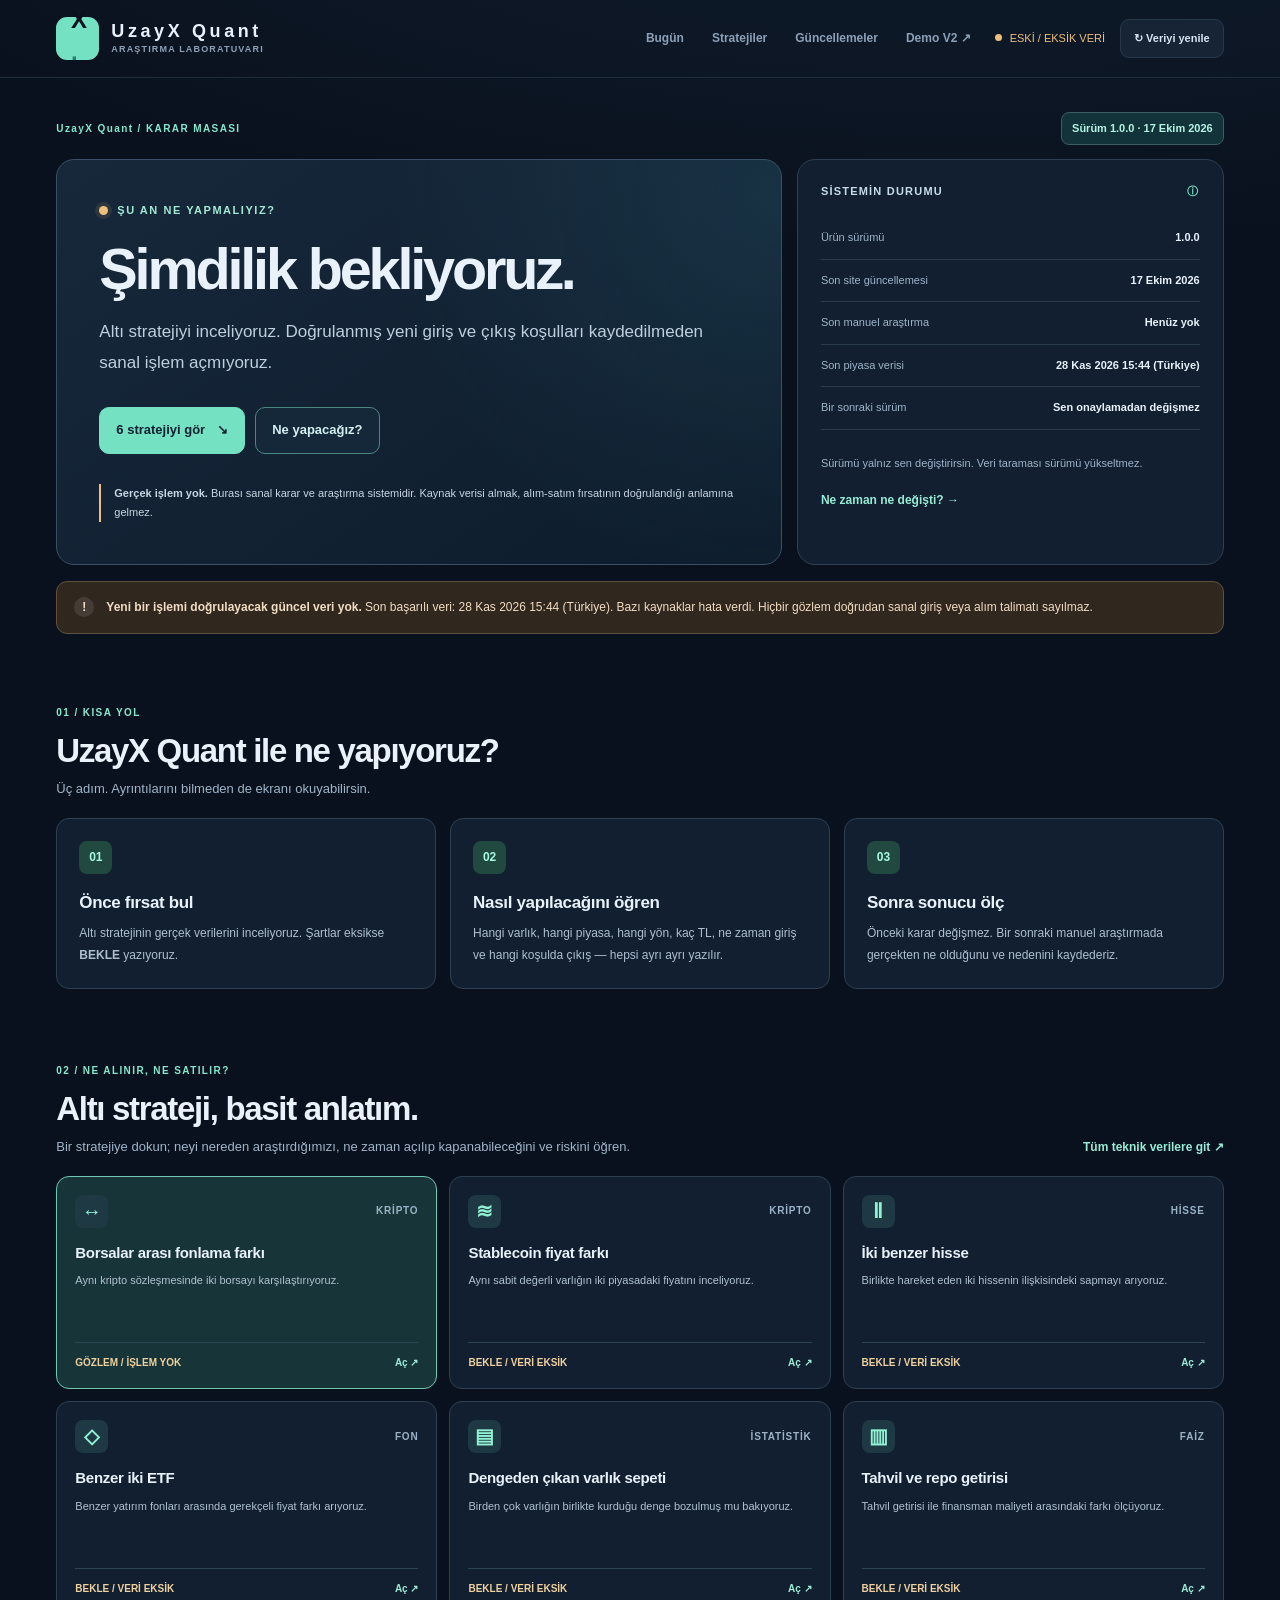
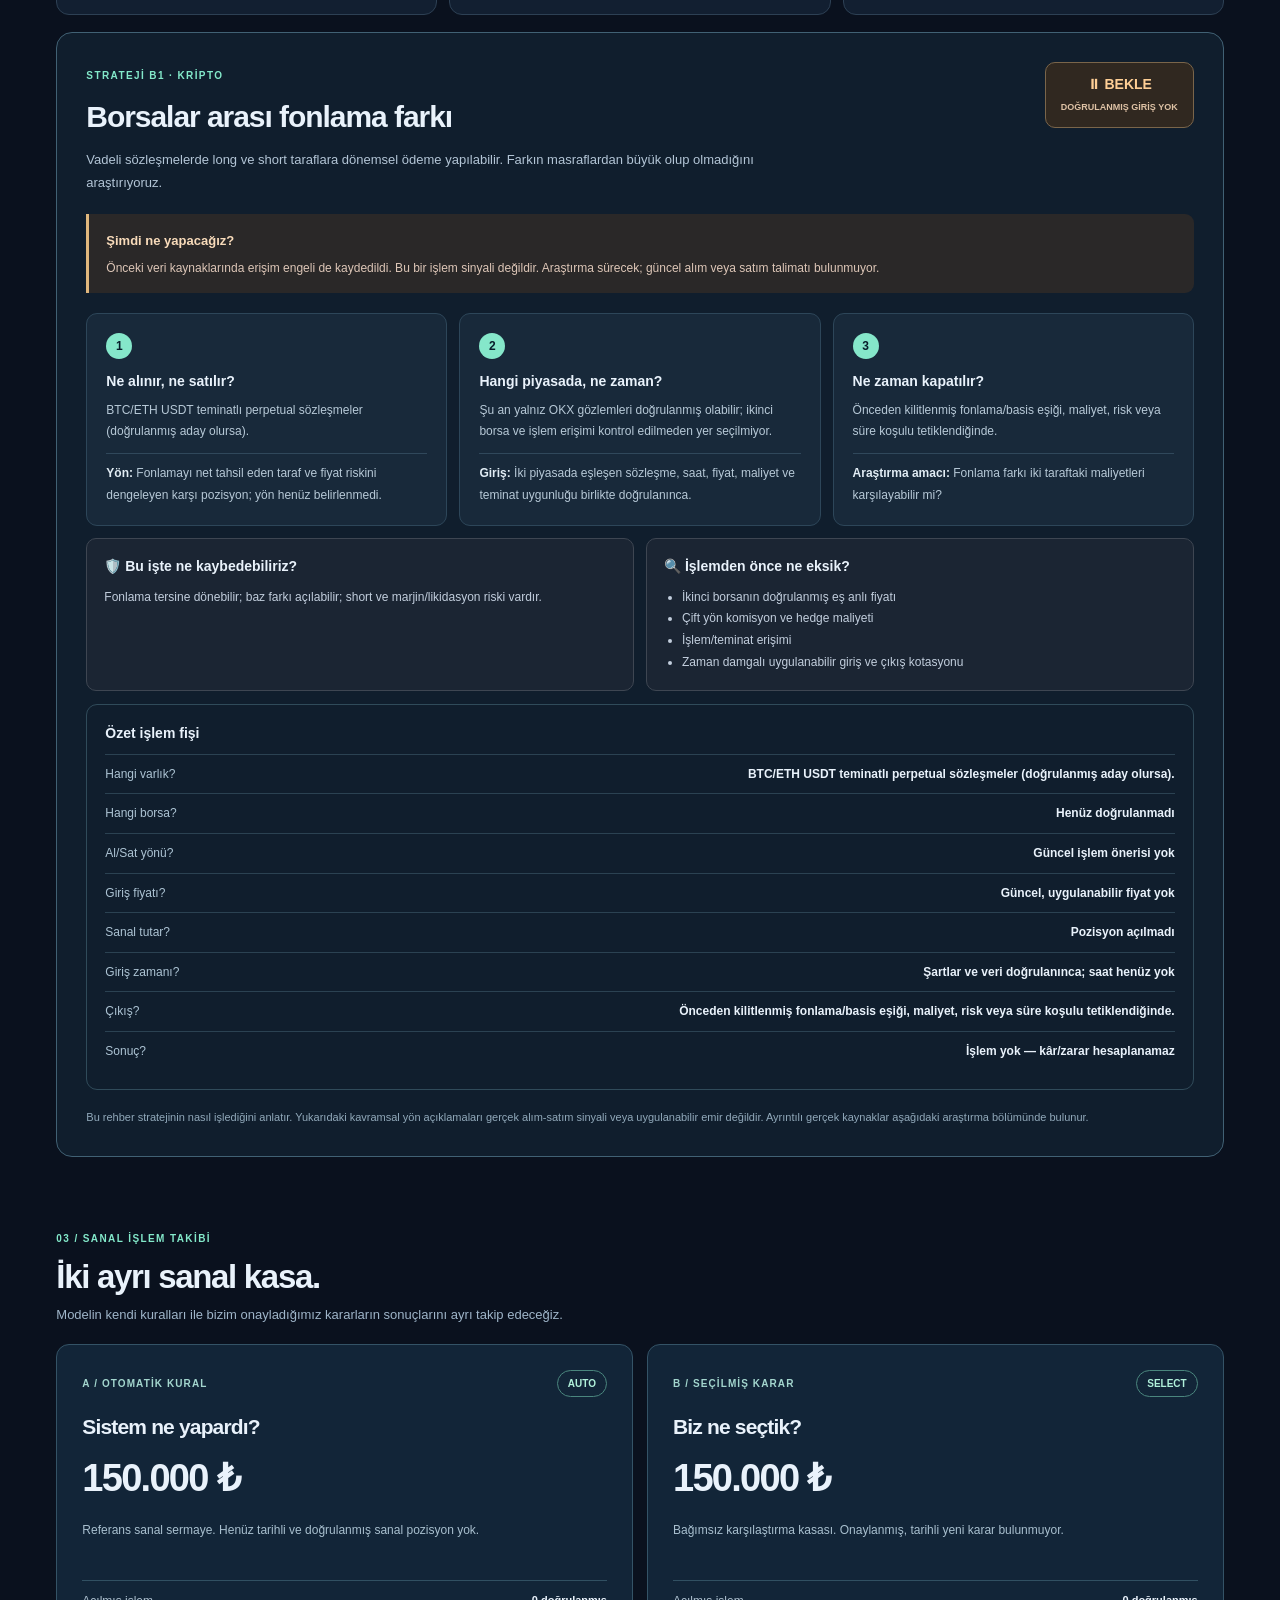
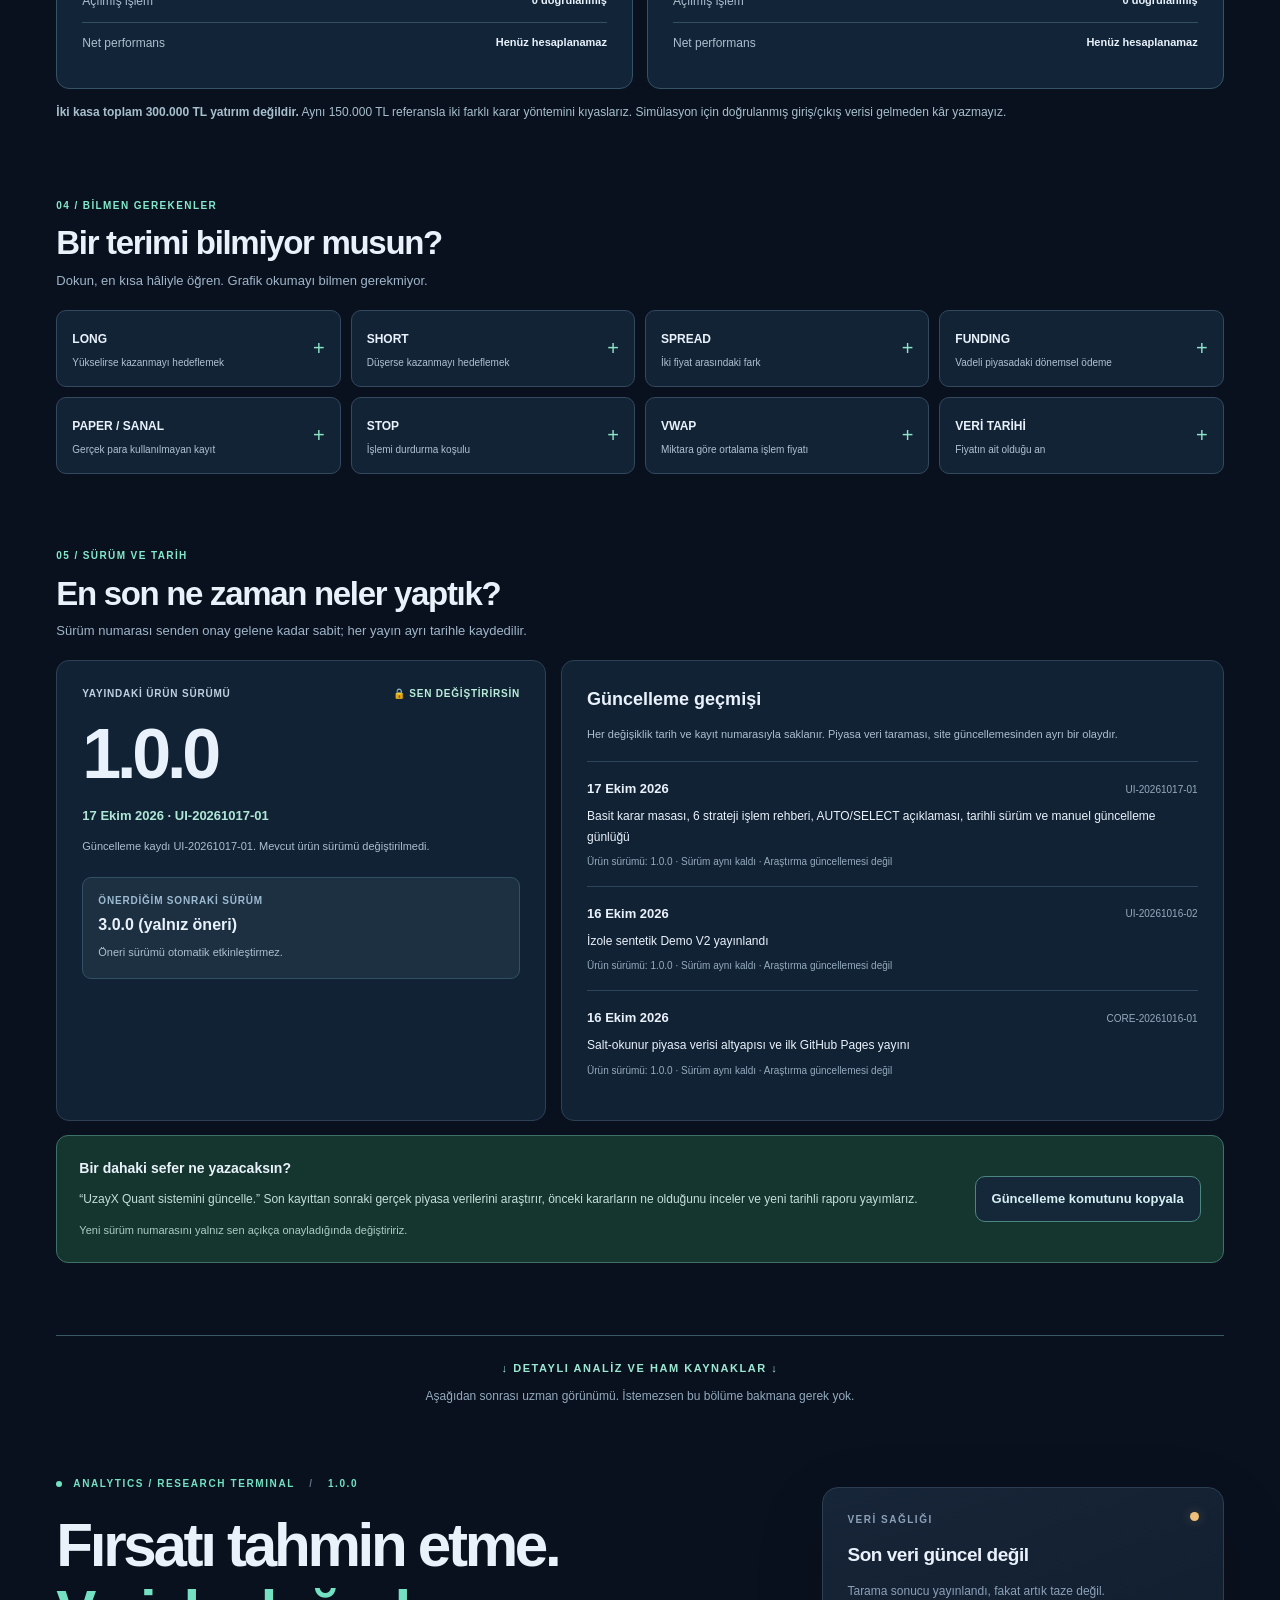
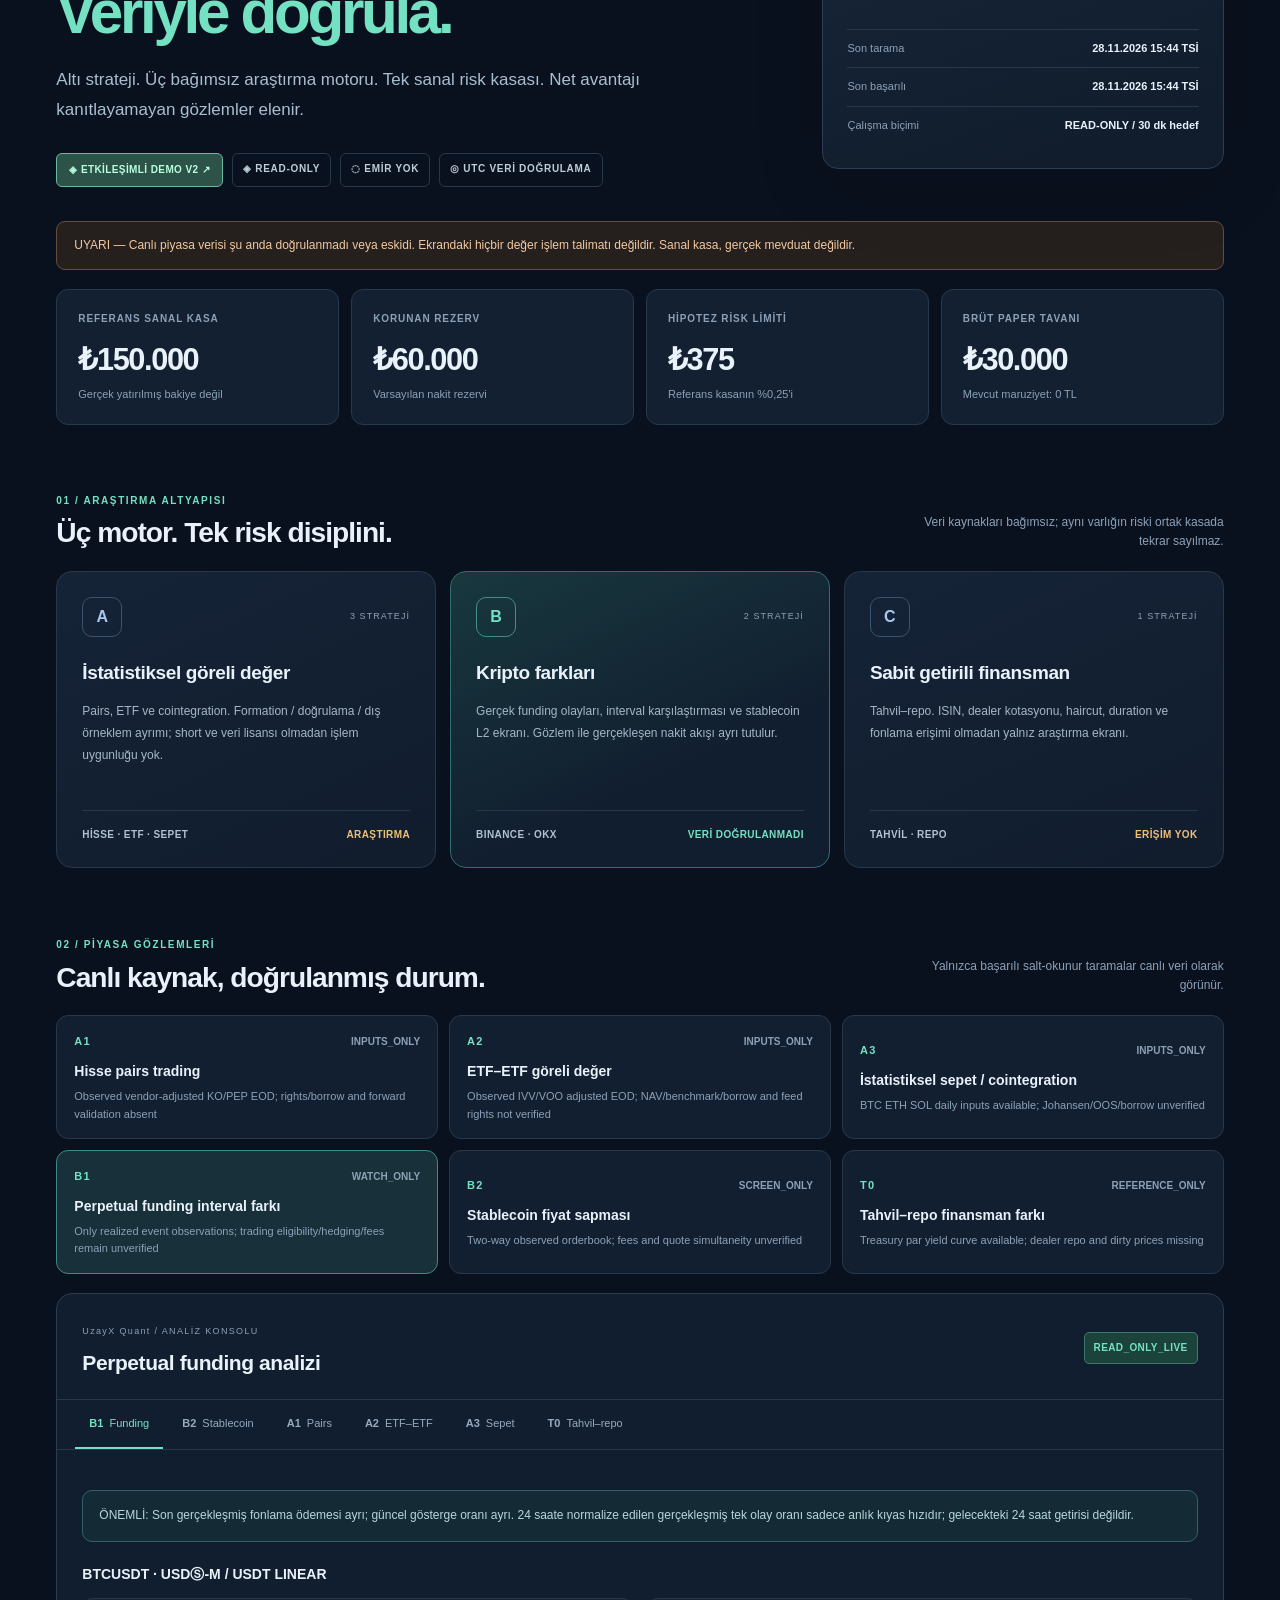
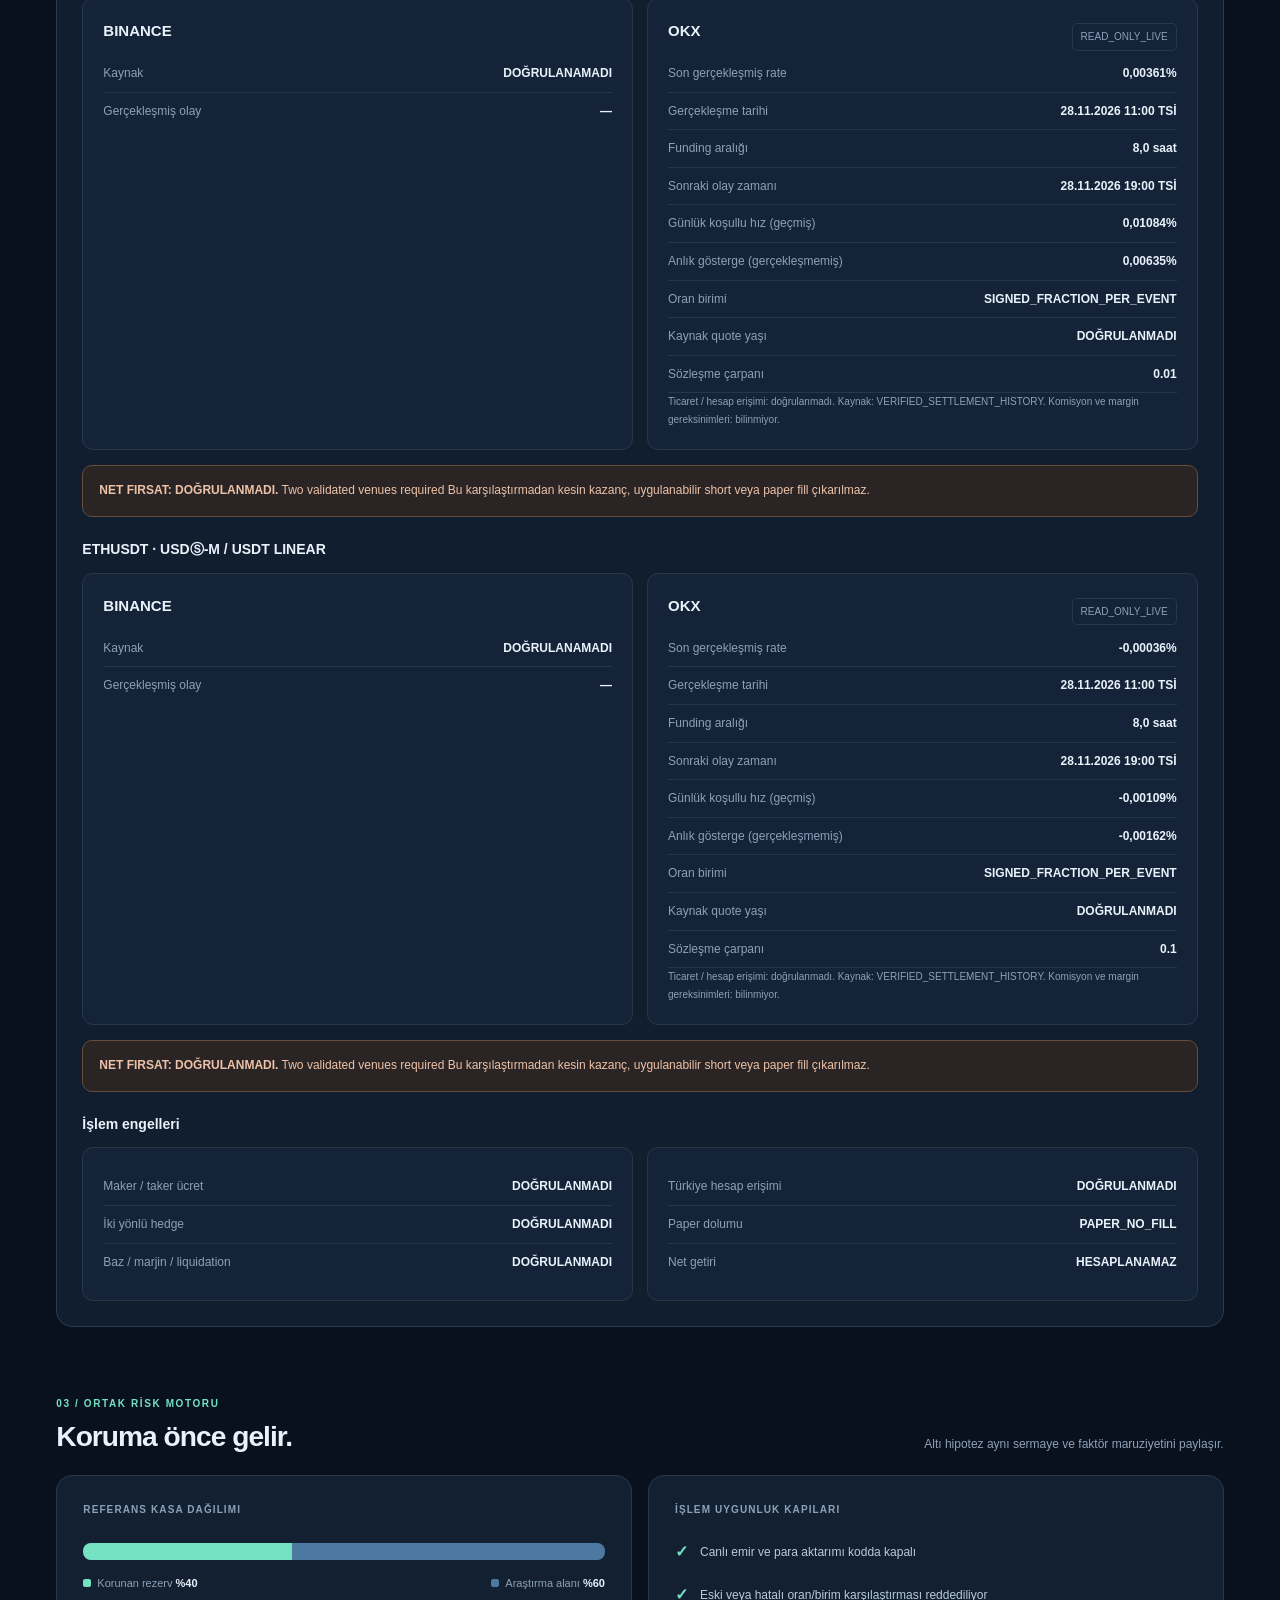
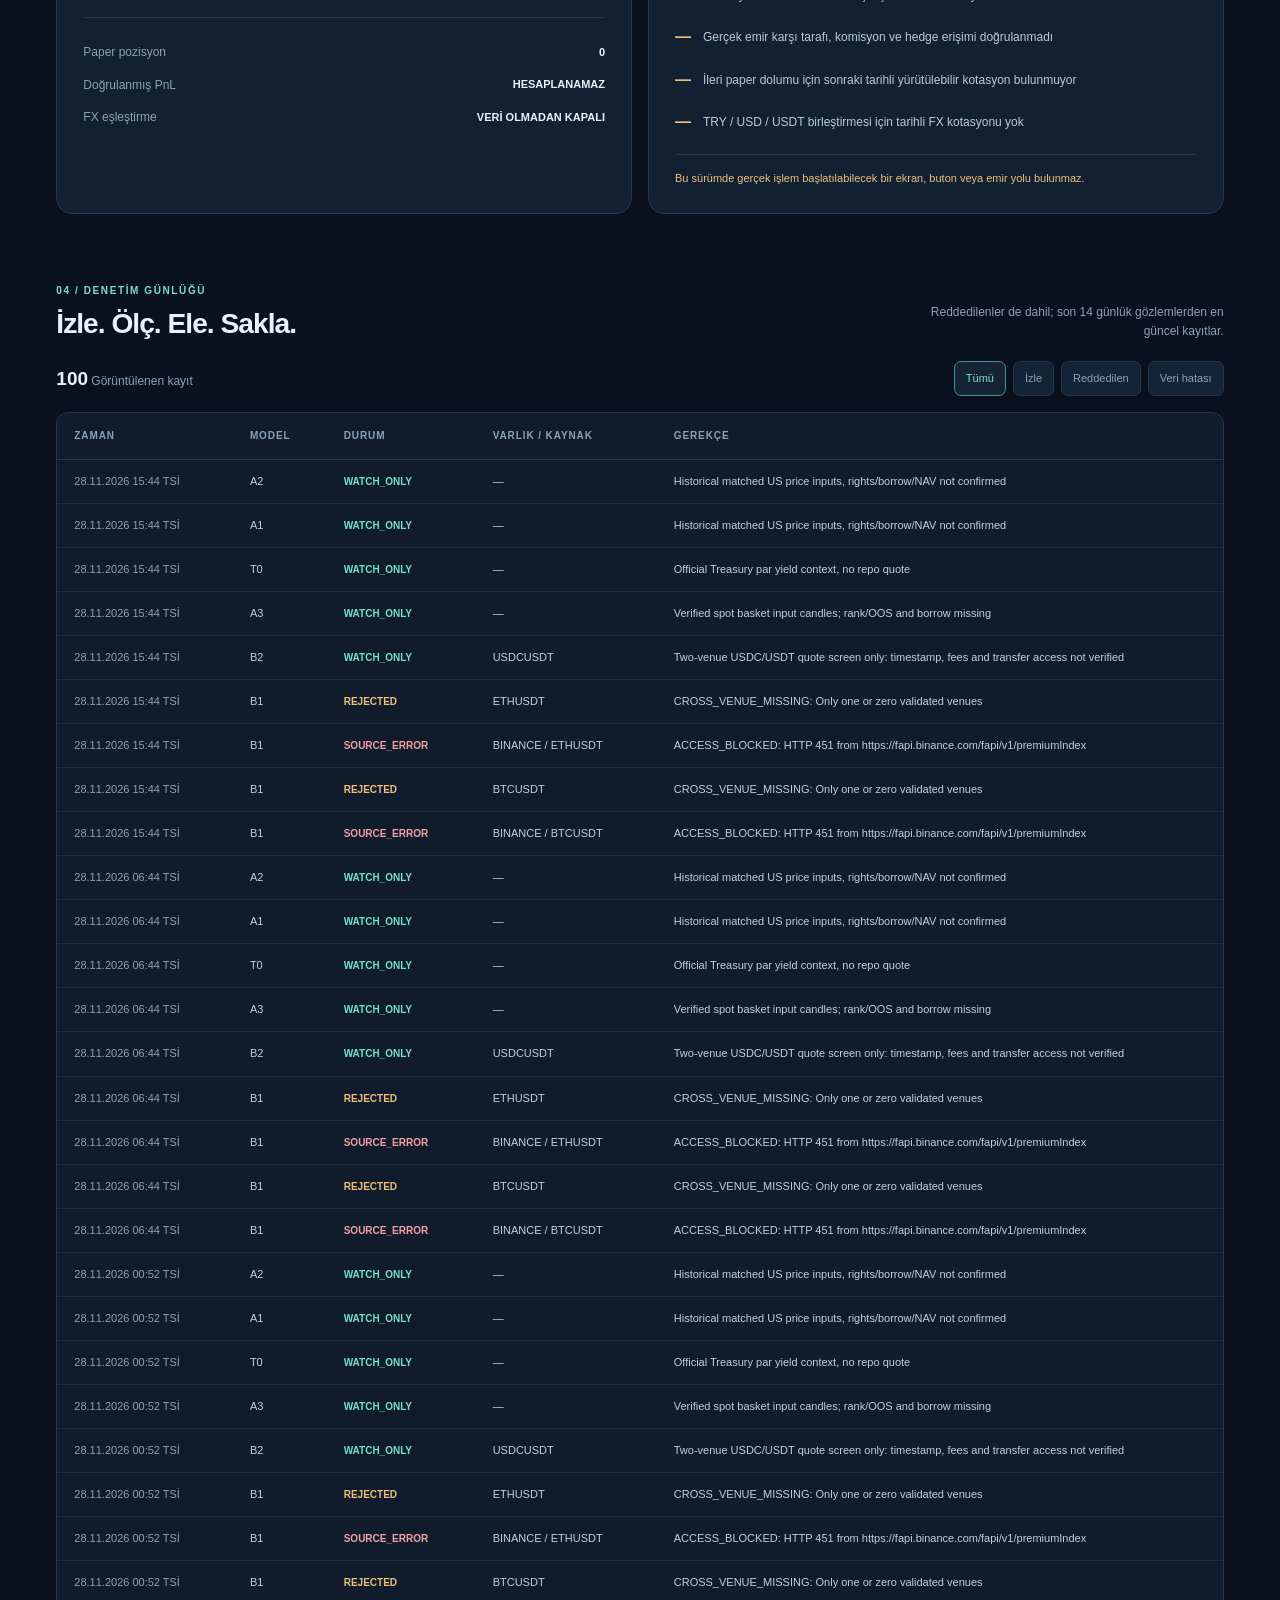
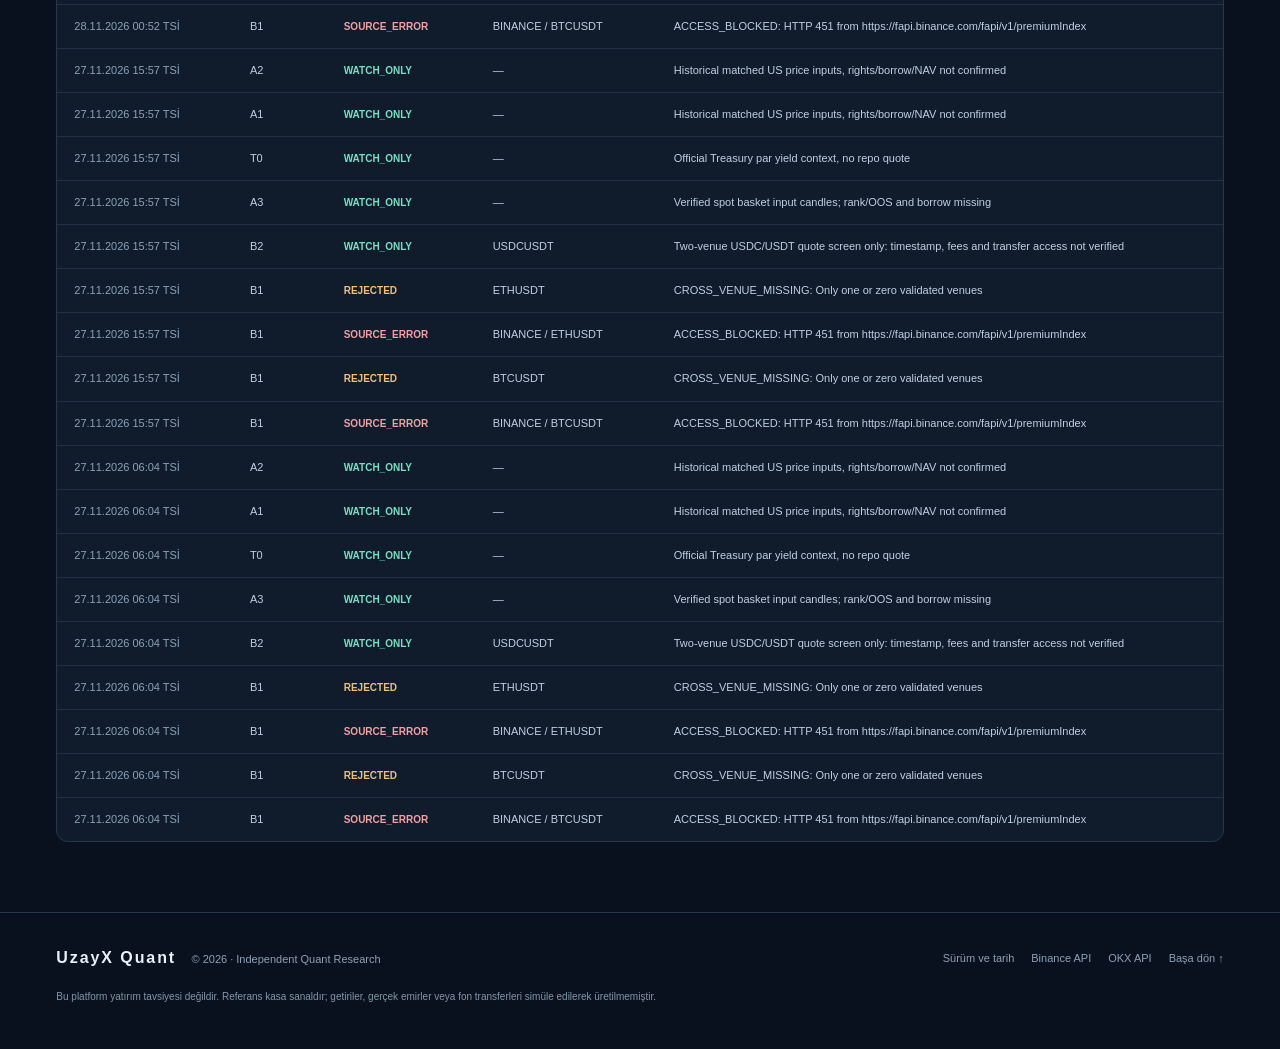
<file: site/index.html>
<!doctype html>
<html lang="tr">
<head>
<meta charset="utf-8"><meta name="viewport" content="width=device-width,initial-scale=1">
<meta name="theme-color" content="#0b1424">
<meta name="color-scheme" content="dark">
<meta name="description" content="UzayX Quant Quant Research Lab — altı strateji, üç bağımsız araştırma motoru, ortak risk ve salt okunur piyasa analizi.">
<title>UzayX Quant — Quant Research Lab</title>
<link rel="stylesheet" href="styles.css">
<script defer src="app.js"></script>
<script defer src="guide.js"></script>
</head>
<body>
<div class="app">
<header class="topbar">
  <div class="brand"><span class="brandmark">X<span>·</span></span><div><strong>UzayX Quant</strong><small>ARAŞTIRMA LABORATUVARI</small></div></div>
  <nav aria-label="Sayfa bölümleri" class="toplinks"><a href="#bugun">Bugün</a><a href="#firsatlar">Stratejiler</a><a href="#surum">Güncellemeler</a><a href="demo/">Demo V2 ↗</a></nav>
  <div class="topend"><span id="top-signal" class="live-dot">Veri bekleniyor</span><button type="button" class="refresh" id="refresh" title="Yayımlanmış son veriyi yeniden yükle">↻ <span>Veriyi yenile</span></button></div>
</header>
<main>
<section id="bugun" class="simple-dashboard" aria-labelledby="simple-title">
 <div class="simple-topline"><span class="simple-eyebrow">UzayX Quant / KARAR MASASI</span><span class="simple-version" id="quick-version">Sürüm: Yükleniyor…</span></div>
 <div class="simple-grid">
  <div class="simple-main-card">
   <div class="simple-now-title"><span class="now-dot" aria-hidden="true"></span> ŞU AN NE YAPMALIYIZ?</div>
   <h1 id="simple-title">Şimdilik bekliyoruz.</h1>
   <p class="simple-lead" id="simple-description">Altı stratejiyi inceliyoruz. Doğrulanmış yeni giriş ve çıkış koşulları kaydedilmeden sanal işlem açmıyoruz.</p>
   <div class="simple-actions"><a class="simple-primary" href="#firsatlar">6 stratejiyi gör <span aria-hidden="true">↘</span></a><a class="simple-secondary" href="#yapilacaklar">Ne yapacağız?</a></div>
   <div class="simple-caution" role="status"><b>Gerçek işlem yok.</b> Burası sanal karar ve araştırma sistemidir. Kaynak verisi almak, alım-satım fırsatının doğrulandığı anlamına gelmez.</div>
  </div>
  <aside class="simple-side-card" aria-label="Güncelleme ve veri bilgisi">
   <div class="side-heading">SİSTEMİN DURUMU <span class="mini-info">ⓘ</span></div>
   <div class="meta-row"><span>Ürün sürümü</span><strong id="system-version">1.0.0</strong></div>
   <div class="meta-row"><span>Son site güncellemesi</span><strong id="site-updated">—</strong></div>
   <div class="meta-row"><span>Son manuel araştırma</span><strong id="research-updated">Henüz yok</strong></div>
   <div class="meta-row"><span>Son piyasa verisi</span><strong id="feed-updated">—</strong></div>
   <div class="meta-row"><span>Bir sonraki sürüm</span><strong id="next-version">Onay bekliyor</strong></div>
   <p class="simple-note">Sürümü yalnız sen değiştirirsin. Veri taraması sürümü yükseltmez.</p>
   <a class="minor-link" href="#surum">Ne zaman ne değişti? →</a>
  </aside>
 </div>
 <div class="simple-alert" id="data-simple-alert" role="status"><span class="alert-icon">i</span><span>Raporun veri kalitesi ve son güncelleme tarihi kontrol ediliyor. Yalnız tarihli, doğrulanmış kararlar işlem listesine girer.</span></div>
</section>
<section class="simple-section" id="yapilacaklar" aria-labelledby="how-title">
 <div class="simple-section-head"><div><span class="simple-index">01 / KISA YOL</span><h2 id="how-title">UzayX Quant ile ne yapıyoruz?</h2><p>Üç adım. Ayrıntılarını bilmeden de ekranı okuyabilirsin.</p></div></div>
 <div class="step-grid">
  <article class="step-card"><span class="step-no">01</span><h3>Önce fırsat bul</h3><p>Altı stratejinin gerçek verilerini inceliyoruz. Şartlar eksikse <b>BEKLE</b> yazıyoruz.</p></article>
  <article class="step-card"><span class="step-no">02</span><h3>Nasıl yapılacağını öğren</h3><p>Hangi varlık, hangi piyasa, hangi yön, kaç TL, ne zaman giriş ve hangi koşulda çıkış — hepsi ayrı ayrı yazılır.</p></article>
  <article class="step-card"><span class="step-no">03</span><h3>Sonra sonucu ölç</h3><p>Önceki karar değişmez. Bir sonraki manuel araştırmada gerçekten ne olduğunu ve nedenini kaydederiz.</p></article>
 </div>
</section>
<section class="simple-section" id="firsatlar" aria-labelledby="op-title">
 <div class="simple-section-head"><div><span class="simple-index">02 / NE ALINIR, NE SATILIR?</span><h2 id="op-title">Altı strateji, basit anlatım.</h2><p>Bir stratejiye dokun; neyi nereden araştırdığımızı, ne zaman açılıp kapanabileceğini ve riskini öğren.</p></div><a class="simple-text-link" href="#arastirma">Tüm teknik verilere git ↗</a></div>
 <div class="guide-grid" id="guide-grid" aria-label="Altı stratejiyi seç"></div>
 <article class="guide-detail" id="guide-detail" aria-live="polite" aria-label="Seçili strateji açıklaması"></article>
</section>
<section class="simple-section" id="portfoyler" aria-labelledby="dual-title">
 <div class="simple-section-head"><div><span class="simple-index">03 / SANAL İŞLEM TAKİBİ</span><h2 id="dual-title">İki ayrı sanal kasa.</h2><p>Modelin kendi kuralları ile bizim onayladığımız kararların sonuçlarını ayrı takip edeceğiz.</p></div></div>
 <div class="dual-grid">
  <article class="dual-card"><div class="dual-header"><span class="dual-kicker">A / OTOMATİK KURAL</span><span class="dual-pill">AUTO</span></div><h3>Sistem ne yapardı?</h3><strong class="dual-money">150.000 ₺</strong><p>Referans sanal sermaye. Henüz tarihli ve doğrulanmış sanal pozisyon yok.</p><div class="dual-line"><span>Açılmış işlem</span><b>0 doğrulanmış</b></div><div class="dual-line"><span>Net performans</span><b>Henüz hesaplanamaz</b></div></article>
  <article class="dual-card"><div class="dual-header"><span class="dual-kicker">B / SEÇİLMİŞ KARAR</span><span class="dual-pill">SELECT</span></div><h3>Biz ne seçtik?</h3><strong class="dual-money">150.000 ₺</strong><p>Bağımsız karşılaştırma kasası. Onaylanmış, tarihli yeni karar bulunmuyor.</p><div class="dual-line"><span>Açılmış işlem</span><b>0 doğrulanmış</b></div><div class="dual-line"><span>Net performans</span><b>Henüz hesaplanamaz</b></div></article>
 </div>
 <p class="simple-footnote"><b>İki kasa toplam 300.000 TL yatırım değildir.</b> Aynı 150.000 TL referansla iki farklı karar yöntemini kıyaslarız. Simülasyon için doğrulanmış giriş/çıkış verisi gelmeden kâr yazmayız.</p>
</section>
<section class="simple-section" aria-labelledby="terms-title">
 <div class="simple-section-head"><div><span class="simple-index">04 / BİLMEN GEREKENLER</span><h2 id="terms-title">Bir terimi bilmiyor musun?</h2><p>Dokun, en kısa hâliyle öğren. Grafik okumayı bilmen gerekmiyor.</p></div></div>
 <div class="glossary" id="glossary"></div>
</section>
<section class="simple-section release-section" id="surum" aria-labelledby="release-title">
 <div class="simple-section-head"><div><span class="simple-index">05 / SÜRÜM VE TARİH</span><h2 id="release-title">En son ne zaman neler yaptık?</h2><p>Sürüm numarası senden onay gelene kadar sabit; her yayın ayrı tarihle kaydedilir.</p></div></div>
 <div class="release-grid">
  <article class="release-current"><div class="release-head"><span>YAYINDAKİ ÜRÜN SÜRÜMÜ</span><span class="lock-label">🔒 SEN DEĞİŞTİRİRSİN</span></div><div id="release-number" class="release-number">1.0.0</div><div id="release-date" class="release-date">17 Ekim 2026 · site güncellemesi</div><p id="release-message">Arayüz sadeleştirildi; ürün sürümü otomatik yükseltilmedi.</p><div class="recommendation"><span>ÖNERDİĞİM SONRAKİ SÜRÜM</span><strong id="release-proposal">Onaylanmadı</strong><p>Öneri sürümü otomatik etkinleştirmez.</p></div></article>
  <article class="release-history"><h3>Güncelleme geçmişi</h3><p class="tiny-simple">Her değişiklik tarih ve kayıt numarasıyla saklanır. Piyasa veri taraması, site güncellemesinden ayrı bir olaydır.</p><ol id="release-list" class="release-list"><li>Güncelleme kayıtları yükleniyor…</li></ol></article>
 </div>
 <div class="manual-command"><div><b>Bir dahaki sefer ne yazacaksın?</b><p>“UzayX Quant sistemini güncelle.” Son kayıttan sonraki gerçek piyasa verilerini araştırır, önceki kararların ne olduğunu inceler ve yeni tarihli raporu yayımlarız.</p><small>Yeni sürüm numarasını yalnız sen açıkça onayladığında değiştiririz.</small></div><button type="button" id="copy-command" class="simple-secondary">Güncelleme komutunu kopyala</button></div>
</section>
<div class="advanced-divider" id="teknik"><span>↓ DETAYLI ANALİZ VE HAM KAYNAKLAR ↓</span><p>Aşağıdan sonrası uzman görünümü. İstemezsen bu bölüme bakmana gerek yok.</p></div>

<section class="hero">
  <div class="hero-left">
   <span class="eyebrow"><span class="micro-dot"></span> ANALYTICS / RESEARCH TERMINAL <span class="slash">/</span> <span id="hero-product-version">1.0.0</span></span>
   <h1>Fırsatı tahmin etme.<br><em>Veriyle doğrula.</em></h1>
   <p class="lead">Altı strateji. Üç bağımsız araştırma motoru. Tek sanal risk kasası. Net avantajı kanıtlayamayan gözlemler elenir.</p>
   <div class="hero-tags"><a href="demo/" class="demo-v2-link" aria-label="Etkileşimli sentetik Demo V2'yi aç">◈ ETKİLEŞİMLİ DEMO V2 ↗</a><span>◈ READ-ONLY</span><span>◌ EMİR YOK</span><span>◎ UTC VERİ DOĞRULAMA</span></div>
  </div>
  <div class="scan-panel" aria-live="polite">
    <div class="scan-header"><span>VERİ SAĞLIĞI</span><span class="scan-orb" id="health-orb"></span></div>
    <div id="health-title" class="health-title">İlk gerçek tarama bekleniyor</div>
    <p id="health-description">Henüz borsa API'sinden doğrulanmış gözlem yayınlanmadı.</p>
    <div class="scan-lines"><span>Son tarama</span><strong id="last-scan">—</strong></div>
    <div class="scan-lines"><span>Son başarılı</span><strong id="last-success">—</strong></div>
    <div class="scan-lines"><span>Çalışma biçimi</span><strong>READ-ONLY / 30 dk hedef</strong></div>
  </div>
</section>
<div id="global-warning" class="notice">Bu sayfa araştırma ve risk değerlendirmesidir. Emir, kesin getiri veya gerçek yatırım hesabı değildir.</div>
<section class="stats" aria-label="Araştırma özeti">
 <article class="stat"><label>REFERANS SANAL KASA</label><strong id="stat-cash">₺150.000</strong><small>Gerçek yatırılmış bakiye değil</small></article>
 <article class="stat"><label>KORUNAN REZERV</label><strong id="stat-reserve">₺60.000</strong><small>Varsayılan nakit rezervi</small></article>
 <article class="stat"><label>HİPOTEZ RİSK LİMİTİ</label><strong id="stat-risk">₺375</strong><small>Referans kasanın %0,25'i</small></article>
 <article class="stat"><label>BRÜT PAPER TAVANI</label><strong id="stat-gross">₺30.000</strong><small>Mevcut maruziyet: 0 TL</small></article>
</section>
<section id="motorlar" class="section">
 <div class="section-head"><div><div class="kicker">01 / ARAŞTIRMA ALTYAPISI</div><h2>Üç motor. Tek risk disiplini.</h2></div><p>Veri kaynakları bağımsız; aynı varlığın riski ortak kasada tekrar sayılmaz.</p></div>
 <div class="engine-grid">
  <article class="engine"><div class="engine-head"><span class="engine-symbol">A</span><span class="engine-badge">3 STRATEJİ</span></div><h3>İstatistiksel göreli değer</h3><p>Pairs, ETF ve cointegration. Formation / doğrulama / dış örneklem ayrımı; short ve veri lisansı olmadan işlem uygunluğu yok.</p><div class="engine-foot"><span>HİSSE · ETF · SEPET</span><b class="muted-status">ARAŞTIRMA</b></div></article>
  <article class="engine accent"><div class="engine-head"><span class="engine-symbol">B</span><span class="engine-badge">2 STRATEJİ</span></div><h3>Kripto farkları</h3><p>Gerçek funding olayları, interval karşılaştırması ve stablecoin L2 ekranı. Gözlem ile gerçekleşen nakit akışı ayrı tutulur.</p><div class="engine-foot"><span>BINANCE · OKX</span><b id="engine-b-status">VERİ BEKLENİYOR</b></div></article>
  <article class="engine"><div class="engine-head"><span class="engine-symbol">C</span><span class="engine-badge">1 STRATEJİ</span></div><h3>Sabit getirili finansman</h3><p>Tahvil–repo. ISIN, dealer kotasyonu, haircut, duration ve fonlama erişimi olmadan yalnız araştırma ekranı.</p><div class="engine-foot"><span>TAHVİL · REPO</span><b class="muted-status">ERİŞİM YOK</b></div></article>
 </div>
</section>
<section id="arastirma" class="section">
 <div class="section-head"><div><div class="kicker">02 / PİYASA GÖZLEMLERİ</div><h2>Canlı kaynak, doğrulanmış durum.</h2></div><p>Yalnızca başarılı salt-okunur taramalar canlı veri olarak görünür.</p></div>
 <div id="strategy-grid" class="strategy-grid" aria-label="Altı strateji"></div>
 <div class="workspace">
  <div class="workspace-header"><div><small>UzayX Quant / ANALİZ KONSOLU</small><h3 id="workspace-title">Funding araştırması</h3></div><div id="workspace-mode" class="mode-label">READ-ONLY</div></div>
  <div class="tabs" role="tablist" aria-label="Analiz modülü">
   <button type="button" role="tab" data-tab="B1" aria-selected="true">B1 <span>Funding</span></button>
   <button type="button" role="tab" data-tab="B2" aria-selected="false">B2 <span>Stablecoin</span></button>
   <button type="button" role="tab" data-tab="A1" aria-selected="false">A1 <span>Pairs</span></button>
   <button type="button" role="tab" data-tab="A2" aria-selected="false">A2 <span>ETF–ETF</span></button>
   <button type="button" role="tab" data-tab="A3" aria-selected="false">A3 <span>Sepet</span></button>
   <button type="button" role="tab" data-tab="T0" aria-selected="false">T0 <span>Tahvil–repo</span></button>
  </div>
  <div id="work-content" role="tabpanel" aria-live="polite"></div>
 </div>
</section>
<section class="section risk-section">
 <div class="section-head"><div><div class="kicker">03 / ORTAK RİSK MOTORU</div><h2>Koruma önce gelir.</h2></div><p>Altı hipotez aynı sermaye ve faktör maruziyetini paylaşır.</p></div>
 <div class="risk-layout">
  <div class="risk-card"><div class="risk-label">REFERANS KASA DAĞILIMI</div><div class="risk-bar"><span id="risk-protected" class="risk-reserve"></span><span class="risk-open"></span></div><div class="legend"><span><i class="legend-dot reserve"></i>Korunan rezerv <b id="legend-reserve">%40</b></span><span><i class="legend-dot open"></i>Araştırma alanı <b id="legend-open">%60</b></span></div><hr><div class="risk-list"><span>Paper pozisyon</span><strong>0</strong></div><div class="risk-list"><span>Doğrulanmış PnL</span><strong>HESAPLANAMAZ</strong></div><div class="risk-list"><span>FX eşleştirme</span><strong>VERİ OLMADAN KAPALI</strong></div></div>
  <div class="gate-card"><div class="risk-label">İŞLEM UYGUNLUK KAPILARI</div><ul><li><span>✓</span><p>Canlı emir ve para aktarımı kodda kapalı</p></li><li><span>✓</span><p>Eski veya hatalı oran/birim karşılaştırması reddediliyor</p></li><li><span>—</span><p>Gerçek emir karşı tarafı, komisyon ve hedge erişimi doğrulanmadı</p></li><li><span>—</span><p>İleri paper dolumu için sonraki tarihli yürütülebilir kotasyon bulunmuyor</p></li><li><span>—</span><p>TRY / USD / USDT birleştirmesi için tarihli FX kotasyonu yok</p></li></ul><div class="gate-note">Bu sürümde gerçek işlem başlatılabilecek bir ekran, buton veya emir yolu bulunmaz.</div></div>
 </div>
</section>
<section class="section" id="kayitlar"><div class="section-head"><div><div class="kicker">04 / DENETİM GÜNLÜĞÜ</div><h2>İzle. Ölç. Ele. Sakla.</h2></div><p>Reddedilenler de dahil; son 14 günlük gözlemlerden en güncel kayıtlar.</p></div>
 <div class="log-meta"><div><strong id="log-total">0</strong><span> Görüntülenen kayıt</span></div><div class="filterbar"><button type="button" class="filter active" data-filter="ALL">Tümü</button><button type="button" class="filter" data-filter="WATCH_ONLY">İzle</button><button type="button" class="filter" data-filter="REJECTED">Reddedilen</button><button type="button" class="filter" data-filter="SOURCE_ERROR">Veri hatası</button></div></div>
 <div class="log-wrap"><table><thead><tr><th>ZAMAN</th><th>MODEL</th><th>DURUM</th><th>VARLIK / KAYNAK</th><th>GEREKÇE</th></tr></thead><tbody id="log-rows"><tr><td colspan="5">İlk gerçek tarama bekleniyor.</td></tr></tbody></table></div>
</section>
</main>
<footer><div class="footer-brand">UzayX Quant <span>© 2026 · Independent Quant Research</span></div><div class="footer-links"><a href="#surum">Sürüm ve tarih</a><a target="_blank" rel="noopener" href="https://developers.binance.com/docs/derivatives/usds-margined-futures/market-data/rest-api/Get-Funding-Rate-History">Binance API</a><a target="_blank" rel="noopener" href="https://www.okx.com/docs-v5/en/">OKX API</a><a href="#motorlar">Başa dön ↑</a></div><p>Bu platform yatırım tavsiyesi değildir. Referans kasa sanaldır; getiriler, gerçek emirler veya fon transferleri simüle edilerek üretilmemiştir.</p></footer>
</div>
<nav class="mobile-nav" aria-label="Mobil hızlı menü"><a href="#bugun">◉<span>Bugün</span></a><a href="#firsatlar">⌕<span>Stratejiler</span></a><a href="#portfoyler">◈<span>Kasalar</span></a><a href="#surum">◷<span>Güncellemeler</span></a></nav>
</body></html>
</file>
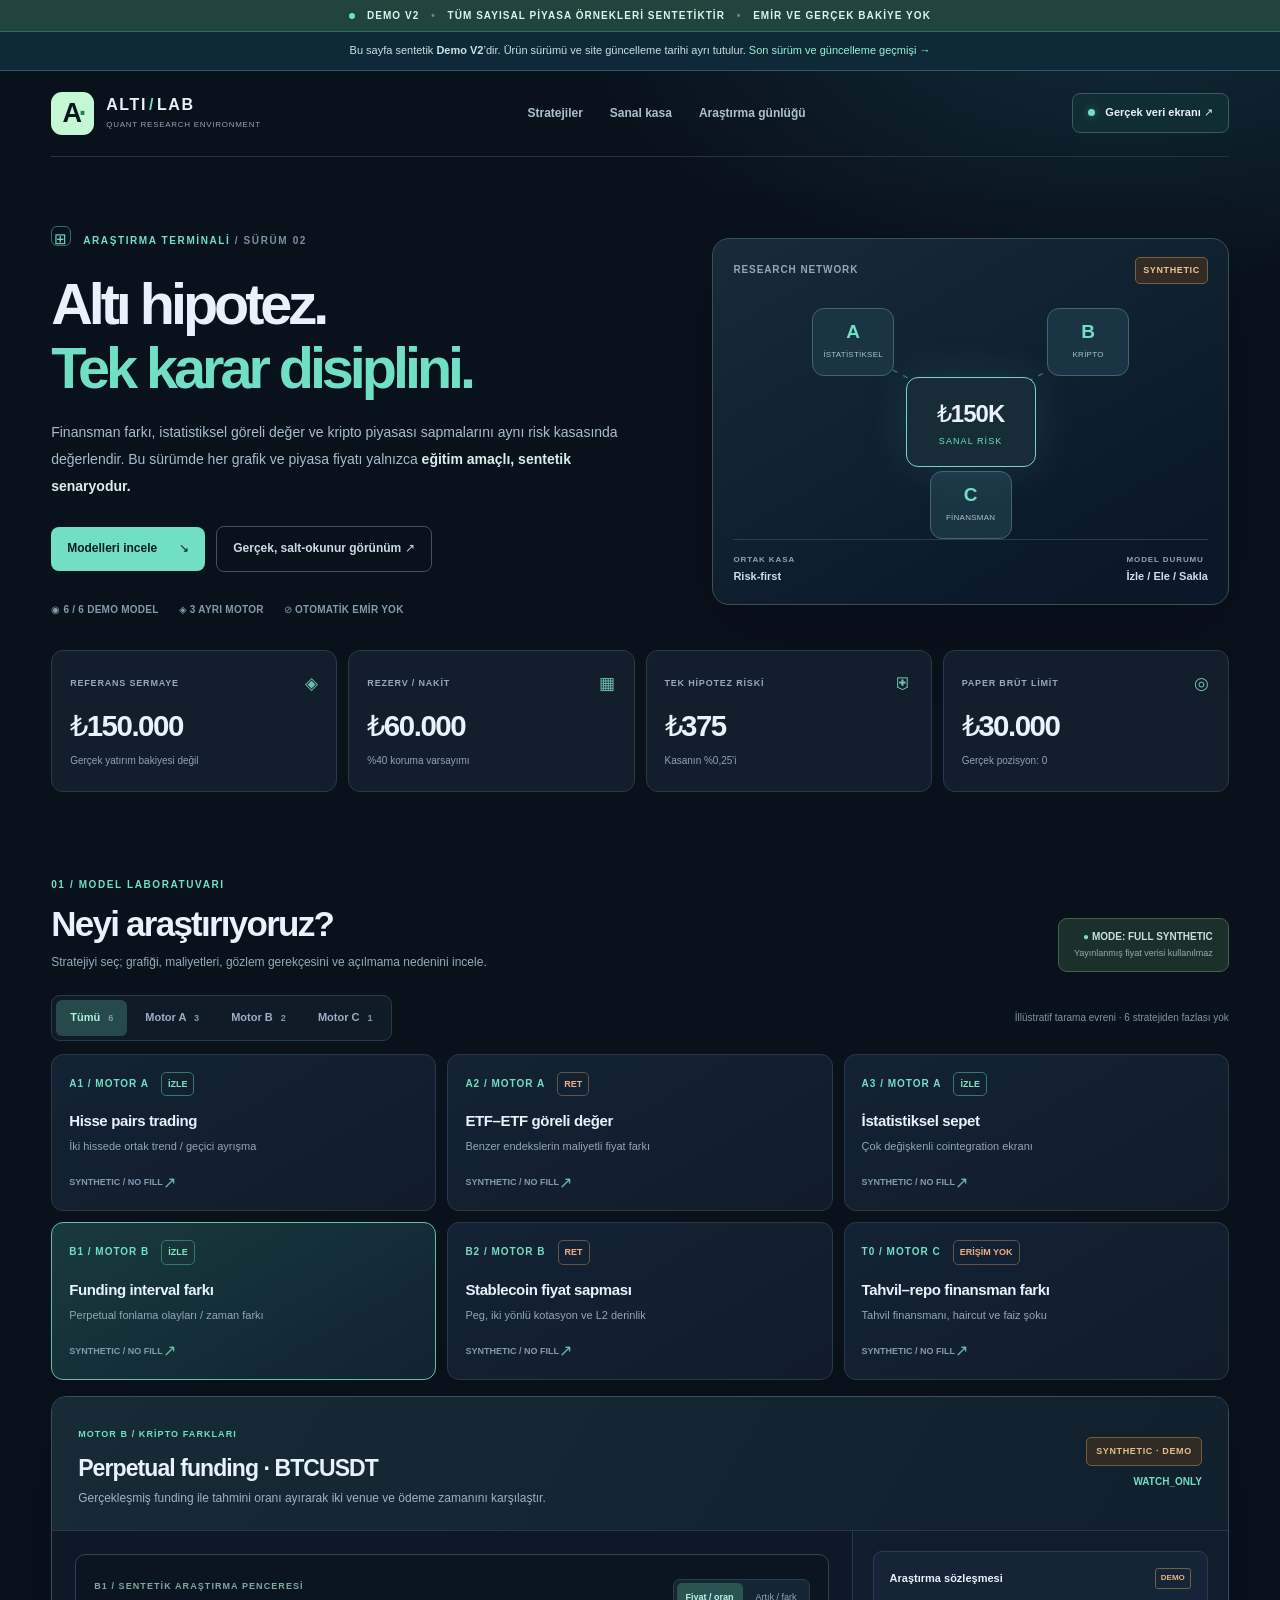
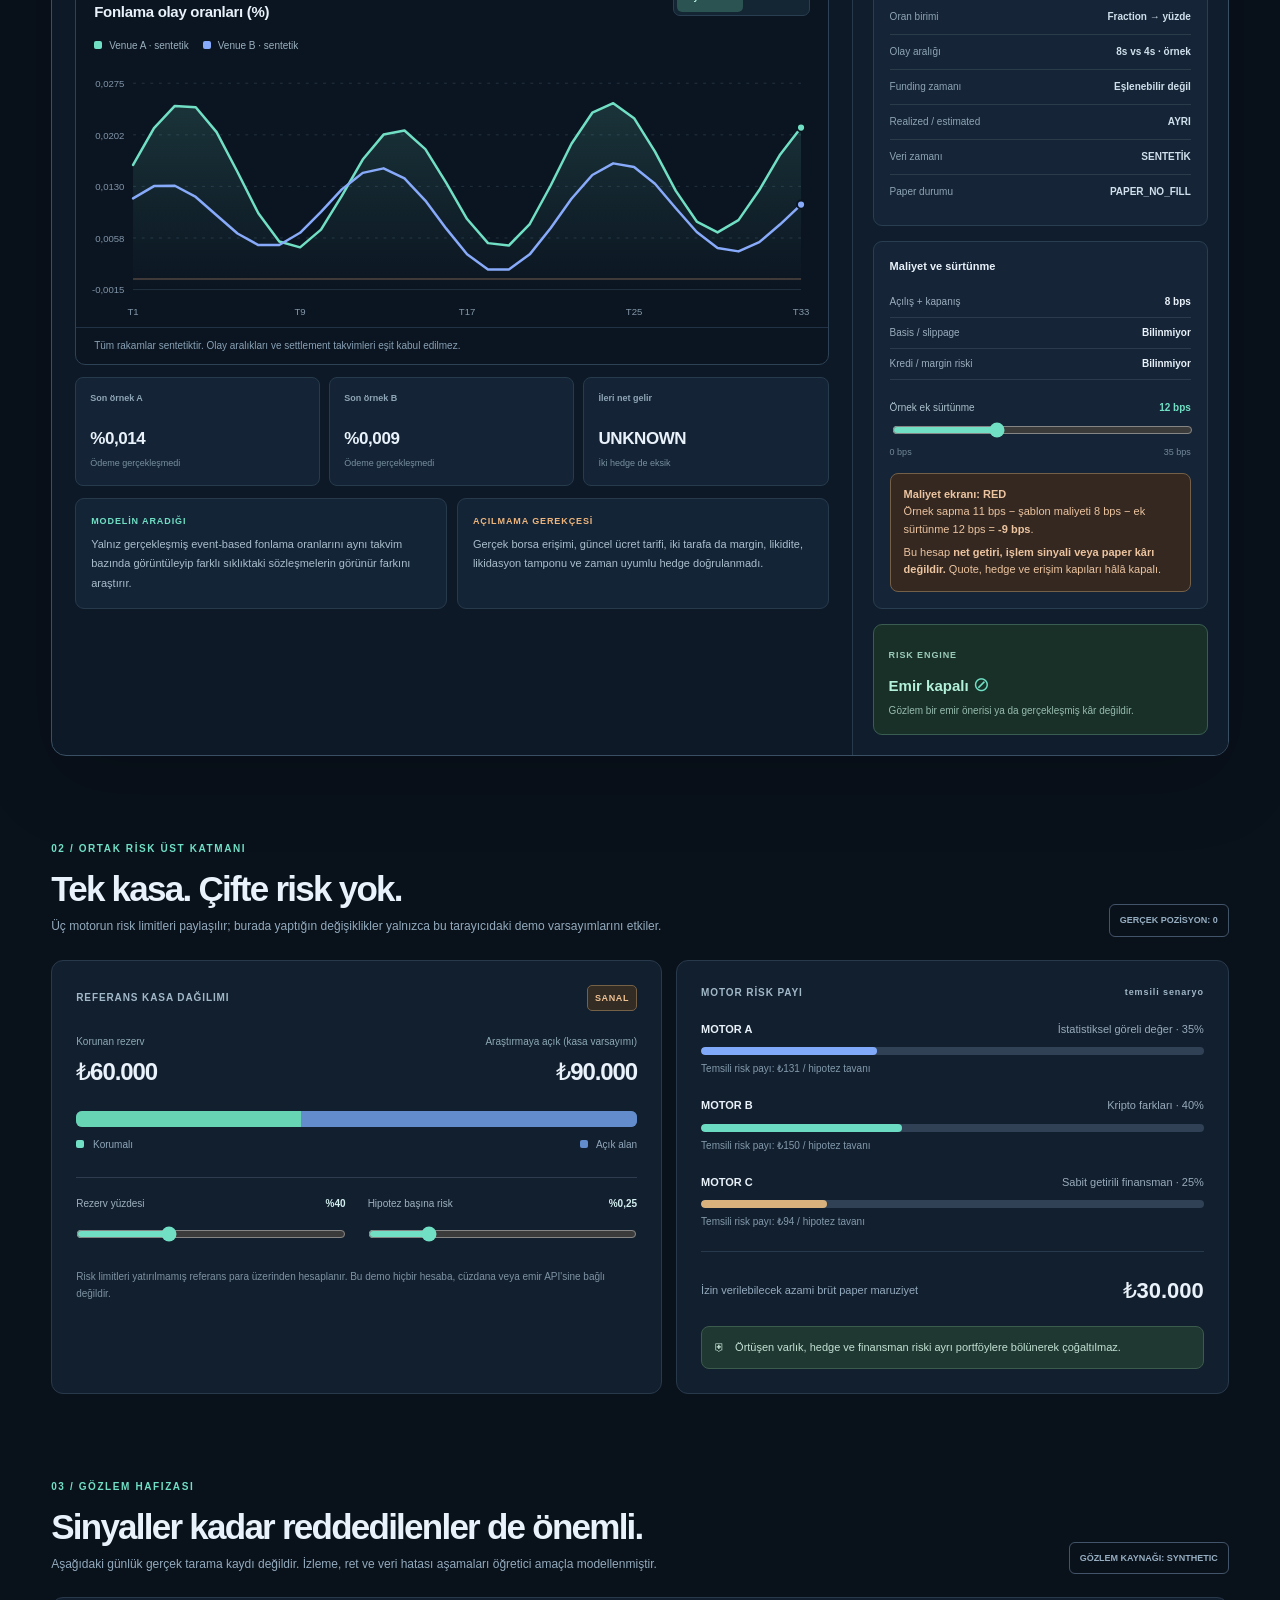
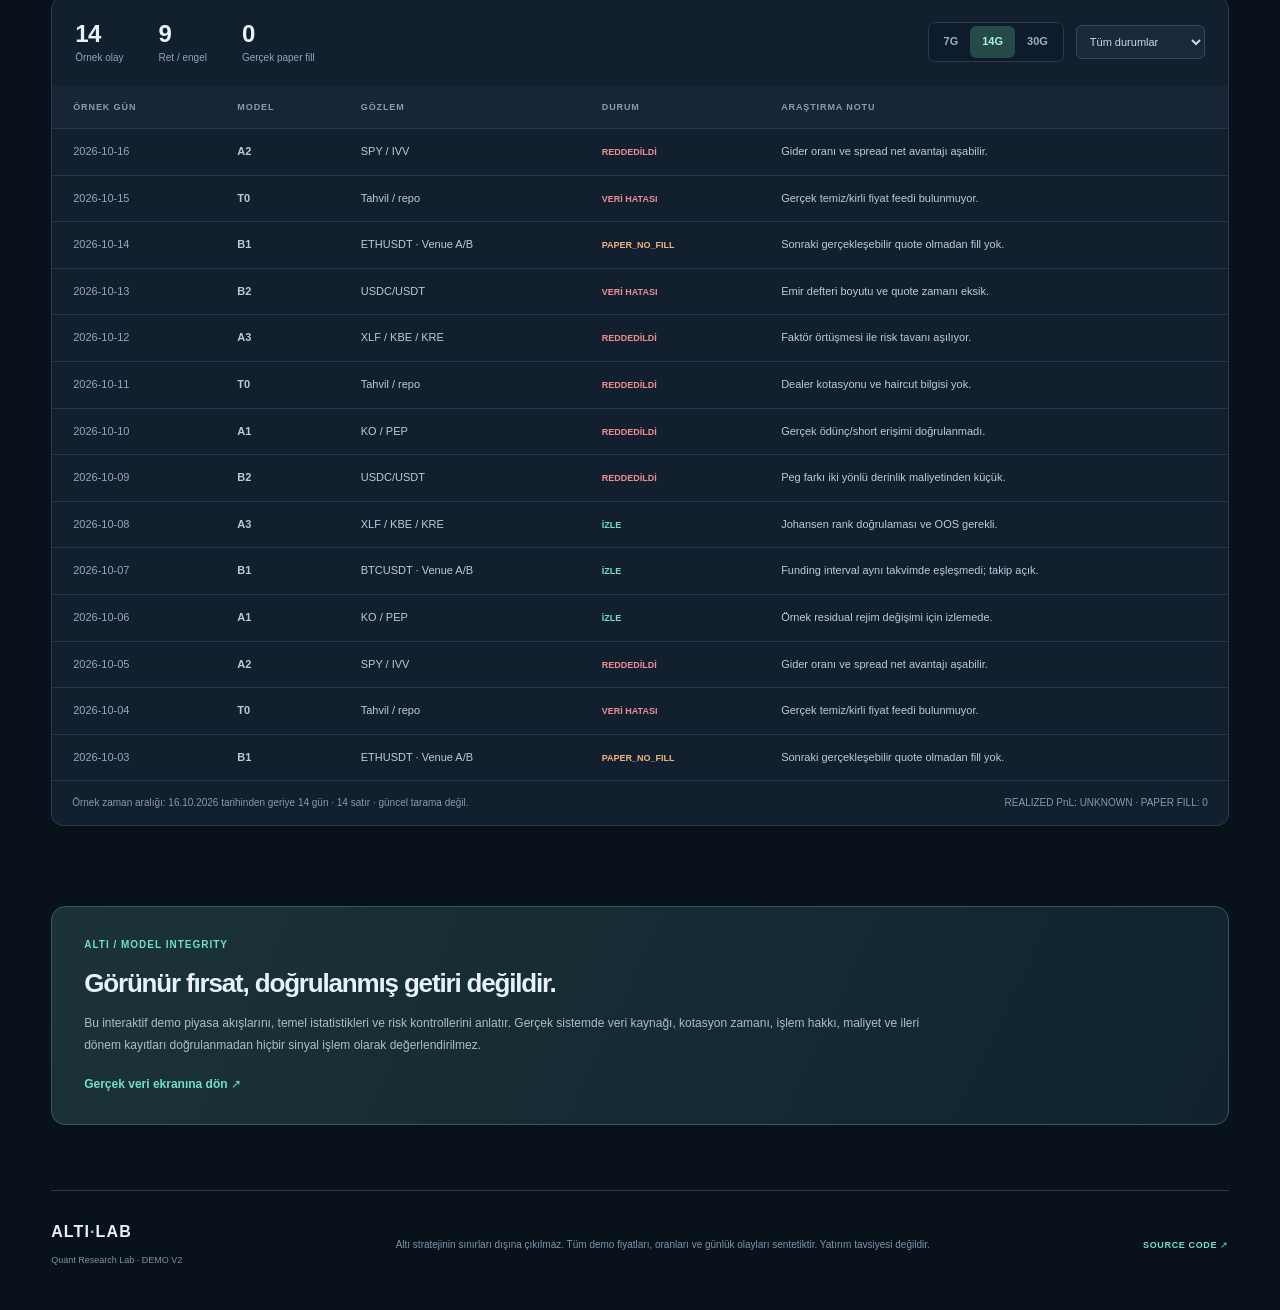
<file: site/demo/index.html>
<!doctype html>
<html lang="tr">
<head>
<meta charset="utf-8">
<meta name="viewport" content="width=device-width, initial-scale=1, viewport-fit=cover">
<meta name="theme-color" content="#08111b">
<meta name="description" content="ALTI Quant Research Lab — altı strateji, üç motor ve sanal risk yönetimi için tamamen sentetik etkileşimli araştırma demosu.">
<title>ALTI LAB — Etkileşimli Demo V2</title>
<link rel="stylesheet" href="demo.css">
<style>.site-release-note{font-size:11px;padding:10px 14px;background:#102938;border-bottom:1px solid #345666;color:#c9e3df;text-align:center}.site-release-note a{color:#9af3d3;text-underline-offset:3px}</style>
<script defer src="demo.js"></script>
</head>
<body>
<div class="demo-ribbon" role="status"><span class="ribbon-light"></span> DEMO V2 <span class="ribbon-dot">•</span> TÜM SAYISAL PİYASA ÖRNEKLERİ SENTETİKTİR <span class="ribbon-dot">•</span> EMİR VE GERÇEK BAKİYE YOK</div>
<div class="site-release-note">Bu sayfa sentetik <b>Demo V2</b>’dir. Ürün sürümü ve site güncelleme tarihi ayrı tutulur. <a href="../#surum">Son sürüm ve güncelleme geçmişi →</a></div>
<div class="shell">
<header class="bar">
  <a class="identity" href="../" aria-label="ALTI canlı araştırma ekranına git"><div class="brandmark">A<span>·</span></div><span><strong>ALTI<span class="trademark">/</span>LAB</strong><small>QUANT RESEARCH ENVIRONMENT</small></span></a>
  <nav class="nav"><a href="#stratejiler">Stratejiler</a><a href="#kasa">Sanal kasa</a><a href="#gunluk">Araştırma günlüğü</a></nav>
  <a class="live-link" href="../"><span class="led"></span> Gerçek veri ekranı <span aria-hidden="true">↗</span></a>
</header>
<main>
  <section class="hero">
    <div class="intro"><div class="eyebrow"><span class="crosshair">⊞</span> ARAŞTIRMA TERMİNALİ <span class="muted">/ SÜRÜM 02</span></div>
      <h1>Altı hipotez.<br><span>Tek karar disiplini.</span></h1>
      <p>Finansman farkı, istatistiksel göreli değer ve kripto piyasası sapmalarını aynı risk kasasında değerlendir. Bu sürümde her grafik ve piyasa fiyatı yalnızca <b>eğitim amaçlı, sentetik senaryodur.</b></p>
      <div class="hero-actions"><a class="primary-btn" href="#stratejiler">Modelleri incele <span>↘</span></a><a class="secondary-btn" href="../">Gerçek, salt-okunur görünüm ↗</a></div>
      <div class="proof"><span>◉ 6 / 6 DEMO MODEL</span><span>◈ 3 AYRI MOTOR</span><span>⊘ OTOMATİK EMİR YOK</span></div>
    </div>
    <div class="hero-visual" aria-label="Üç araştırma motorunun sentetik risk mimarisi">
      <div class="visual-top"><span>RESEARCH NETWORK</span><span class="synthetic-tag">SYNTHETIC</span></div>
      <div class="network"><div class="node node-a"><span>A</span><small>İSTATİSTİKSEL</small></div><div class="node node-b"><span>B</span><small>KRİPTO</small></div><div class="node node-c"><span>C</span><small>FİNANSMAN</small></div><div class="node-centre"><div class="ring1"></div><div class="ring2"></div><strong>₺150K</strong><small>SANAL RİSK</small></div><svg class="network-paths" viewBox="0 0 420 275" preserveAspectRatio="none" aria-hidden="true"><path d="M112 75 L210 137 L308 75"/><path d="M210 137 L210 227"/></svg></div>
      <div class="visual-bottom"><div><small>ORTAK KASA</small><b>Risk-first</b></div><div><small>MODEL DURUMU</small><b>İzle / Ele / Sakla</b></div></div>
    </div>
  </section>
  <section class="metric-row" aria-label="Demo kasa ve risk sınırları">
    <article class="metric"><div class="metric-head"><span>REFERANS SERMAYE</span><span class="mini-icon">◈</span></div><strong id="topCapital">₺150.000</strong><small>Gerçek yatırım bakiyesi değil</small></article>
    <article class="metric"><div class="metric-head"><span>REZERV / NAKİT</span><span class="mini-icon">▦</span></div><strong id="topReserve">₺60.000</strong><small id="reserveDesc">%40 koruma varsayımı</small></article>
    <article class="metric"><div class="metric-head"><span>TEK HİPOTEZ RİSKİ</span><span class="mini-icon">⛨</span></div><strong id="topRisk">₺375</strong><small id="riskDesc">Kasanın %0,25'i</small></article>
    <article class="metric"><div class="metric-head"><span>PAPER BRÜT LİMİT</span><span class="mini-icon">◎</span></div><strong id="topGross">₺30.000</strong><small>Gerçek pozisyon: 0</small></article>
  </section>
  <section id="stratejiler" class="section" aria-labelledby="strategiesHeading">
    <div class="section-heading"><div><span class="section-index">01 / MODEL LABORATUVARI</span><h2 id="strategiesHeading">Neyi araştırıyoruz?</h2><p>Stratejiyi seç; grafiği, maliyetleri, gözlem gerekçesini ve açılmama nedenini incele.</p></div><div class="data-stamp"><span>●</span> MODE: FULL SYNTHETIC<br><small>Yayınlanmış fiyat verisi kullanılmaz</small></div></div>
    <div class="toolbar" role="group" aria-label="Araştırma motoru filtresi"><div class="segmented" id="engineFilters"><button type="button" data-engine="ALL" class="selected" aria-pressed="true">Tümü <small>6</small></button><button type="button" data-engine="A" aria-pressed="false">Motor A <small>3</small></button><button type="button" data-engine="B" aria-pressed="false">Motor B <small>2</small></button><button type="button" data-engine="C" aria-pressed="false">Motor C <small>1</small></button></div><div class="filter-explain">İllüstratif tarama evreni · 6 stratejiden fazlası yok</div></div>
    <div id="strategyCards" class="strategy-cards" role="group" aria-label="Strateji kartları"></div>
    <div class="terminal" id="terminal" aria-live="polite">
      <div class="terminal-top"><div><span class="terminal-eyebrow" id="terminalEngine">MOTOR B / KRİPTO FARKLARI</span><h3 id="terminalTitle">Funding aralığı</h3><p id="terminalBlurb">Olay bazlı fonlama akışları ve eşlenebilirlik.</p></div><div class="status-stack"><span id="terminalTag" class="pill demo">SYNTHETIC · DEMO</span><span id="terminalVerdict" class="verdict">WATCH_ONLY</span></div></div>
      <div class="terminal-body"><div class="analysis-main"><div class="plot-shell"><div class="plot-head"><div><small id="plotEyebrow">MODEL 01 · İLLÜSTRATİF</small><h4 id="plotTitle">Fonlama olayları</h4></div><div class="plot-controls" id="chartTabs" role="group" aria-label="Grafik görünümü"><button type="button" class="selected" data-chart="primary" aria-pressed="true">Fiyat / oran</button><button type="button" data-chart="secondary" aria-pressed="false">Artık / fark</button></div></div><div id="plotLegend" class="plot-legend"></div><div id="chart" class="svg-area"></div><div id="plotNote" class="chart-note">Sentetik senaryo; gerçek tarihsel veri değildir.</div></div><div id="instrumentMetrics" class="mini-metrics"></div><div class="subpanels"><article class="subpanel"><div class="subpanel-label">MODELİN ARADIĞI</div><p id="modelRationale"></p></article><article class="subpanel"><div class="subpanel-label">AÇILMAMA GEREKÇESİ</div><p id="modelBlockers"></p></article></div></div><aside class="analysis-aside"><div class="aside-block"><div class="aside-title">Araştırma sözleşmesi <span class="tag-muted">DEMO</span></div><dl id="detailFields"></dl></div><div class="aside-block"><div class="aside-title">Maliyet ve sürtünme</div><div id="costLines"></div><label class="range-label" for="friction">Örnek ek sürtünme <b id="frictionValue">12 bps</b></label><input id="friction" type="range" min="0" max="35" step="1" value="12"><div class="range-foot"><span>0 bps</span><span>35 bps</span></div><div id="impactBox" class="impact-box"></div></div><div class="aside-bottom"><span>RISK ENGINE</span><b>Emir kapalı <span>⊘</span></b><p>Gözlem bir emir önerisi ya da gerçekleşmiş kâr değildir.</p></div></aside></div>
    </div>
  </section>
  <section id="kasa" class="section"><div class="section-heading"><div><span class="section-index">02 / ORTAK RİSK ÜST KATMANI</span><h2>Tek kasa. Çifte risk yok.</h2><p>Üç motorun risk limitleri paylaşılır; burada yaptığın değişiklikler yalnızca bu tarayıcıdaki demo varsayımlarını etkiler.</p></div><span class="section-capsule">GERÇEK POZİSYON: 0</span></div>
    <div class="portfolio-grid"><div class="card portfolio-main"><div class="card-title"><span>REFERANS KASA DAĞILIMI</span><span class="synthetic-tag">SANAL</span></div><div class="allocation"><div><small>Korunan rezerv</small><strong id="reserveMoney">₺60.000</strong></div><div class="right"><small>Araştırmaya açık (kasa varsayımı)</small><strong id="availableMoney">₺90.000</strong></div></div><div class="allocation-bar"><div id="reserveBar"></div><div id="freeBar"></div></div><div class="bar-labels"><span><i class="dot turquoise"></i> Korumalı</span><span><i class="dot indigo"></i> Açık alan</span></div><div class="risk-controls"><div><label for="reserveSlider">Rezerv yüzdesi <strong id="reservePct">%40</strong></label><input type="range" id="reserveSlider" min="20" max="80" step="5" value="40"></div><div><label for="riskSlider">Hipotez başına risk <strong id="riskPct">%0,25</strong></label><input type="range" id="riskSlider" min="5" max="100" step="5" value="25"></div></div><p class="subtext">Risk limitleri yatırılmamış referans para üzerinden hesaplanır. Bu demo hiçbir hesaba, cüzdana veya emir API'sine bağlı değildir.</p></div>
    <div class="card exposure"><div class="card-title">MOTOR RİSK PAYI <span>temsili senaryo</span></div><div id="engineExposure"></div><div class="divider"></div><div class="allocation-sum"><span>İzin verilebilecek azami brüt paper maruziyet</span><strong id="maxExposure">₺30.000</strong></div><div class="stop-line">⛨ <span>Örtüşen varlık, hedge ve finansman riski ayrı portföylere bölünerek çoğaltılmaz.</span></div></div></div>
  </section>
  <section id="gunluk" class="section"><div class="section-heading"><div><span class="section-index">03 / GÖZLEM HAFIZASI</span><h2>Sinyaller kadar reddedilenler de önemli.</h2><p>Aşağıdaki günlük gerçek tarama kaydı değildir. İzleme, ret ve veri hatası aşamaları öğretici amaçla modellenmiştir.</p></div><span class="section-capsule">GÖZLEM KAYNAĞI: SYNTHETIC</span></div>
    <div class="journal card"><div class="journal-head"><div class="journal-metrics"><div><strong id="journalTotal">0</strong><small>Örnek olay</small></div><div><strong id="journalRejected">0</strong><small>Ret / engel</small></div><div><strong>0</strong><small>Gerçek paper fill</small></div></div><div class="journal-controls"><div class="mini-segment" id="periodFilters" role="group" aria-label="Örnek gözlem dönemi"><button data-period="7" type="button" aria-pressed="false">7G</button><button data-period="14" type="button" aria-pressed="true" class="selected">14G</button><button data-period="30" type="button" aria-pressed="false">30G</button></div><select id="statusFilter" aria-label="Gözlem durumu"><option value="ALL">Tüm durumlar</option><option value="WATCH_ONLY">İzle</option><option value="REJECTED">Reddedilen</option><option value="SOURCE_ERROR">Veri hatası</option><option value="PAPER_NO_FILL">İleri sanal bekliyor</option></select></div></div><div class="table-wrap"><table><thead><tr><th>ÖRNEK GÜN</th><th>MODEL</th><th>GÖZLEM</th><th>DURUM</th><th>ARAŞTIRMA NOTU</th></tr></thead><tbody id="journalBody"></tbody></table></div><div class="journal-footer"><span id="journalCaption"></span><span>REALIZED PnL: UNKNOWN · PAPER FILL: 0</span></div></div>
  </section>
  <section class="endnote"><span>ALTI / MODEL INTEGRITY</span><h2>Görünür fırsat, doğrulanmış getiri değildir.</h2><p>Bu interaktif demo piyasa akışlarını, temel istatistikleri ve risk kontrollerini anlatır. Gerçek sistemde veri kaynağı, kotasyon zamanı, işlem hakkı, maliyet ve ileri dönem kayıtları doğrulanmadan hiçbir sinyal işlem olarak değerlendirilmez.</p><a href="../">Gerçek veri ekranına dön ↗</a></section>
</main>
<footer><div><strong>ALTI<span>·</span>LAB</strong><small>Quant Research Lab · DEMO V2</small></div><p>Altı stratejinin sınırları dışına çıkılmaz. Tüm demo fiyatları, oranları ve günlük olayları sentetiktir. Yatırım tavsiyesi değildir.</p><a href="https://github.com/onurqlp/alti-quant-lab" target="_blank" rel="noopener">SOURCE CODE ↗</a></footer>
</div>
</body>
</html>
</file>
<file: site/styles.css>
:root{color-scheme:dark;--bg:#0a111e;--surface:#111d2d;--surface2:#152337;--stroke:#27384b;--soft:#8ca1b8;--text:#e9f2fb;--mint:#74e1c3;--amber:#edbf7b;--danger:#f0a0a3;--blue:#7daefa;--radius:16px}
*{box-sizing:border-box}html{scroll-behavior:smooth}body{margin:0;background:radial-gradient(1200px 450px at 75% -200px,rgba(65,131,169,.12),transparent),var(--bg);color:var(--text);font-family:Inter,ui-sans-serif,-apple-system,BlinkMacSystemFont,"Segoe UI",sans-serif;line-height:1.55;-webkit-font-smoothing:antialiased}a{color:inherit}button{font:inherit;cursor:pointer}button:focus-visible,a:focus-visible{outline:2px solid var(--mint);outline-offset:3px}.app{max-width:1480px;margin:auto}.topbar{height:78px;display:flex;align-items:center;gap:24px;padding:0 clamp(18px,4.4vw,64px);border-bottom:1px solid #1c2c3d}.brand{display:flex;align-items:center;gap:12px;min-width:192px}.brandmark{display:grid;place-content:center;font-weight:850;font-size:24px;letter-spacing:-.1em;width:43px;height:43px;color:#0a111e;border-radius:11px;background:var(--mint)}.brandmark span{color:#287d78}.brand strong{display:block;font-size:18px;letter-spacing:.2em;line-height:1.25}.brand small{display:block;font-size:9px;color:var(--soft);font-weight:800;letter-spacing:.13em}.toplinks{display:flex;gap:28px;margin-left:auto}.toplinks a{text-decoration:none;font-size:12px;font-weight:650;color:var(--soft)}.toplinks a:hover{color:var(--mint)}.topend{display:flex;gap:15px;align-items:center}.live-dot{font-size:11px;color:var(--amber);white-space:nowrap}.live-dot:before{content:"";display:inline-block;width:7px;height:7px;border-radius:50%;background:currentColor;margin-right:8px;vertical-align:1px}.refresh{border:1px solid var(--stroke);background:#162436;color:#d5e6f2;padding:10px 13px;border-radius:9px;font-size:11px;font-weight:750;white-space:nowrap}.refresh:hover{border-color:var(--mint)}main{padding:0 clamp(18px,4.4vw,64px)}.hero{padding:64px 0 34px;display:grid;grid-template-columns:minmax(0,1.4fr) minmax(310px,.8fr);gap:clamp(24px,5vw,72px);align-items:center}.eyebrow,.kicker{font-size:10px;font-weight:850;letter-spacing:.16em;color:var(--mint)}.slash{color:#5d748b;padding:0 10px}.micro-dot{display:inline-block;width:6px;height:6px;border-radius:50%;background:var(--mint);margin-right:7px}h1{margin:19px 0 18px;font-size:clamp(38px,4.7vw,66px);letter-spacing:-.055em;line-height:1.11;font-weight:760}h1 em{font-style:normal;color:var(--mint)}.lead{max-width:650px;color:#a9bed1;font-size:clamp(14px,1.5vw,17px);line-height:1.8;margin:0}.hero-tags{display:flex;gap:9px;flex-wrap:wrap;margin-top:27px}.hero-tags span{border:1px solid var(--stroke);border-radius:6px;padding:7px 10px;font-size:10px;letter-spacing:.07em;color:#bdcdd9;font-weight:750}.scan-panel{border:1px solid #2b3e52;background:linear-gradient(160deg,#172538,#101c2b);padding:24px;border-radius:var(--radius);box-shadow:0 22px 75px rgba(0,0,0,.11)}.scan-header{font-size:10px;letter-spacing:.15em;color:var(--soft);font-weight:800;display:flex;justify-content:space-between}.scan-orb{width:9px;height:9px;border-radius:50%;background:var(--amber);box-shadow:0 0 12px #edbf7b44}.health-title{font-size:19px;font-weight:750;margin-top:12px;letter-spacing:-.025em}.scan-panel p{font-size:12px;color:var(--soft);min-height:36px;line-height:1.7}.scan-lines{display:flex;align-items:center;justify-content:space-between;gap:10px;padding:10px 0;border-top:1px solid var(--stroke);font-size:11px}.scan-lines span{color:var(--soft)}.scan-lines strong{font-weight:650;font-size:11px;text-align:right}.notice{padding:13px 17px;background:#251f1e;border:1px solid #664d39;color:#f2c99f;border-radius:9px;font-size:12px;line-height:1.8}.stats{display:grid;grid-template-columns:repeat(4,minmax(0,1fr));gap:12px;margin:19px 0 68px}.stat{background:#122031;border:1px solid var(--stroke);border-radius:12px;padding:21px 21px 18px;min-width:0}.stat label{display:block;color:var(--soft);letter-spacing:.09em;font-size:10px;font-weight:750}.stat strong{display:block;font-size:clamp(23px,2.4vw,34px);font-weight:750;letter-spacing:-.045em;margin:12px 0 1px;line-height:1.35;white-space:nowrap}.stat small{font-size:11px;color:var(--soft)}.section{margin-bottom:69px;scroll-margin-top:30px}.section-head{display:flex;justify-content:space-between;gap:20px;align-items:end;margin-bottom:21px}.section-head h2{font-size:clamp(23px,2.2vw,32px);letter-spacing:-.035em;line-height:1.2;margin:8px 0 0}.section-head>p{max-width:320px;font-size:12px;color:var(--soft);margin:0;text-align:right}.engine-grid{display:grid;grid-template-columns:repeat(3,1fr);gap:14px}.engine{border:1px solid var(--stroke);border-radius:var(--radius);background:linear-gradient(155deg,#152337,#111d2d);padding:25px;min-width:0}.engine.accent{border-color:#326c70;background:linear-gradient(155deg,#18383e,#111e2f 65%)}.engine-head{display:flex;justify-content:space-between;align-items:center}.engine-symbol{width:40px;height:40px;display:grid;place-items:center;border-radius:10px;border:1px solid #3a536c;color:#a8c7ee;font-weight:800}.accent .engine-symbol{color:var(--mint);border-color:#438f87}.engine-badge{font-size:9px;letter-spacing:.12em;color:var(--soft)}.engine h3{margin:21px 0 10px;font-size:19px;letter-spacing:-.02em}.engine p{font-size:12px;line-height:1.85;min-height:86px;color:#a5b7c7}.engine-foot{border-top:1px solid var(--stroke);display:flex;justify-content:space-between;gap:8px;align-items:center;margin-top:24px;padding-top:16px;font-size:10px;color:#b0c1d2;font-weight:750;letter-spacing:.04em}.engine-foot b{color:var(--mint);font-size:10px;text-align:right}.engine-foot .muted-status{color:var(--amber)}.strategy-grid{display:grid;grid-template-columns:repeat(3,1fr);gap:11px;margin:4px 0 19px}.strategy{background:#121f30;border:1px solid var(--stroke);border-radius:12px;padding:17px 17px 15px;min-width:0;cursor:pointer;transition:border-color .16s,background .16s;text-align:left;color:inherit}.strategy:hover,.strategy.active{border-color:#3b8b86;background:#17303a}.strategy-top{display:flex;align-items:center;justify-content:space-between;gap:12px}.sid{font-size:11px;font-weight:850;color:var(--mint);letter-spacing:.12em}.sstate{color:var(--soft);font-size:10px;font-weight:800;white-space:nowrap}.strategy strong{display:block;margin:12px 0 6px;font-size:14px;line-height:1.4}.strategy p{font-size:11px;color:var(--soft);margin:0;line-height:1.6}.workspace{background:#111e2f;border:1px solid #2a3c50;border-radius:var(--radius);overflow:hidden}.workspace-header{padding:23px 25px 20px;display:flex;justify-content:space-between;align-items:center;gap:12px}.workspace-header small{font-size:9px;letter-spacing:.15em;color:var(--soft)}.workspace-header h3{margin:5px 0 0;font-size:21px;letter-spacing:-.02em}.mode-label{border:1px solid #3d776e;background:#1c423c;color:var(--mint);border-radius:5px;padding:7px 9px;font-size:10px;white-space:nowrap;font-weight:850;letter-spacing:.04em}.tabs{display:flex;gap:5px;padding:0 18px;border-top:1px solid var(--stroke);border-bottom:1px solid var(--stroke);overflow-x:auto;scrollbar-width:thin}.tabs button{padding:15px 14px;background:none;border:0;border-bottom:2px solid transparent;color:#96aabf;font-size:11px;font-weight:800;white-space:nowrap}.tabs button span{font-weight:500;margin-left:3px}.tabs button[aria-selected="true"]{color:var(--mint);border-bottom-color:var(--mint)}#work-content{padding:25px;min-height:290px}.subheading{color:var(--soft);font-size:10px;font-weight:800;letter-spacing:.12em;margin:0 0 11px}.row-of-two{display:grid;grid-template-columns:repeat(2,minmax(0,1fr));gap:14px}.data-card{background:#142337;border:1px solid var(--stroke);border-radius:11px;padding:20px;min-width:0}.data-card h4{font-size:15px;margin:0 0 13px}.kv{display:flex;justify-content:space-between;align-items:center;gap:12px;padding:9px 0;border-bottom:1px solid #27374a;font-size:12px}.kv span{color:var(--soft)}.kv strong{font-variant-numeric:tabular-nums;text-align:right;font-size:12px}.kv:last-child{border:0}.positive{color:var(--mint)}.negative{color:var(--danger)}.dim{color:var(--soft)}.tiny{font-size:10px;color:var(--soft);line-height:1.8}.info-panel{margin-top:15px;background:#142b36;border:1px solid #32616a;color:#b8d6db;border-radius:10px;padding:14px 16px;font-size:12px;line-height:1.8}.info-panel.warn{background:#2a2524;border-color:#694c39;color:#edc2a8}.inline-status{font-size:10px;border:1px solid var(--stroke);border-radius:5px;padding:5px 8px;color:var(--soft);white-space:nowrap}.chart-wrap{background:#0d1928;border:1px solid #26394c;border-radius:9px;margin-top:12px;padding:17px 13px 10px;overflow:hidden}.chart-head{display:flex;justify-content:space-between;gap:10px;align-items:center;flex-wrap:wrap;font-size:11px;color:var(--soft);margin-bottom:11px}.chart-head b{color:var(--text)}.chart-wrap svg{width:100%;height:165px;display:block}.chart-foot{display:flex;justify-content:space-between;font-size:10px;color:var(--soft)}.section-mini{font-size:14px;margin:22px 0 12px}.source-tag{display:inline-block;border:1px solid var(--stroke);padding:6px 8px;border-radius:5px;font-size:10px;color:var(--soft);margin:4px 4px 0 0}.empty-state{text-align:center;min-height:230px;display:grid;place-content:center;padding:35px;border:1px dashed #3b5066;border-radius:12px}.empty-state .symbol{font-size:29px;color:var(--amber)}.empty-state h4{margin:10px 0;font-size:19px}.empty-state p{max-width:630px;margin:0 auto 7px;font-size:12px;color:var(--soft);line-height:1.9}.risk-layout{display:grid;grid-template-columns:1fr 1fr;gap:16px}.risk-card,.gate-card{padding:26px;border:1px solid var(--stroke);background:#122032;border-radius:var(--radius)}.risk-label{font-size:10px;color:var(--soft);font-weight:850;letter-spacing:.11em}.risk-bar{display:flex;height:17px;border-radius:8px;overflow:hidden;margin:26px 0 15px;background:#33445b}.risk-reserve{width:40%;background:var(--mint)}.risk-open{width:60%;background:#4d789f}.legend{display:flex;justify-content:space-between;gap:10px;flex-wrap:wrap;font-size:11px;color:var(--soft)}.legend b{color:var(--text)}.legend-dot{display:inline-block;width:8px;height:8px;border-radius:2px;margin-right:6px}.reserve{background:var(--mint)}.open{background:#4d789f}hr{border:0;border-top:1px solid var(--stroke);margin:25px 0}.risk-list{display:flex;justify-content:space-between;align-items:center;gap:13px;font-size:12px;margin:14px 0}.risk-list span{color:var(--soft)}.risk-list strong{font-size:11px;text-align:right}.gate-card ul{list-style:none;margin:14px 0 0;padding:0}.gate-card li{display:flex;gap:12px;align-items:flex-start}.gate-card li span{color:var(--mint);font-weight:800;margin-top:9px}.gate-card li p{font-size:12px;color:#b8cadb}.gate-card li:nth-child(n+3) span{color:var(--amber)}.gate-note{color:var(--amber);font-size:11px;border-top:1px solid var(--stroke);padding-top:15px;margin-top:10px}.log-meta{display:flex;align-items:center;justify-content:space-between;gap:12px;flex-wrap:wrap;padding-bottom:16px}.log-meta strong{font-size:19px}.log-meta span{color:var(--soft);font-size:12px}.filterbar{display:flex;gap:7px;overflow-x:auto}.filter{padding:8px 11px;background:#142336;border:1px solid var(--stroke);color:var(--soft);font-size:11px;border-radius:7px;white-space:nowrap}.filter.active{border-color:#469286;color:var(--mint)}.log-wrap{overflow:auto;background:#101c2c;border:1px solid var(--stroke);border-radius:12px}table{border-collapse:collapse;width:100%;min-width:660px;text-align:left;font-size:11px}th{font-size:10px;letter-spacing:.09em;color:var(--soft);font-weight:750;padding:15px 17px;border-bottom:1px solid var(--stroke);white-space:nowrap}td{border-top:1px solid #203144;padding:13px 17px;vertical-align:top;color:#c0cfdf}td:first-child{white-space:nowrap;color:var(--soft)}td:last-child{max-width:450px;overflow-wrap:anywhere}.event-status{font-size:10px;font-weight:800;color:var(--amber)}.event-status.watching{color:var(--mint)}.event-status.error{color:var(--danger)}footer{border-top:1px solid var(--stroke);margin-top:70px;padding:33px clamp(18px,4.4vw,64px) 45px;display:flex;justify-content:space-between;align-items:center;gap:18px;flex-wrap:wrap}.footer-brand{font-size:16px;font-weight:800;letter-spacing:.12em}.footer-brand span{margin-left:9px;color:var(--soft);font-weight:450;font-size:11px;letter-spacing:0}.footer-links{display:flex;gap:17px;font-size:11px;color:var(--soft)}.footer-links a{text-decoration:none}.footer-links a:hover{color:var(--mint)}footer p{width:100%;color:#8297aa;font-size:10px;margin:0}.spacer12{height:12px}
@media(max-width:1100px){.stats{grid-template-columns:repeat(2,1fr)}.strategy-grid{grid-template-columns:repeat(2,1fr)}.toplinks{display:none}.topend{margin-left:auto}.hero{grid-template-columns:minmax(0,1fr) minmax(280px,.9fr)}}
@media(max-width:750px){.topbar{height:69px;padding:0 17px}.brand{min-width:0}.brand strong{font-size:16px}.brand small{font-size:8px}.brandmark{height:37px;width:37px}.live-dot{display:none}.refresh{padding:8px 11px}.refresh span{display:none}.hero{padding:38px 0 20px;grid-template-columns:1fr;gap:22px}.hero h1{font-size:clamp(36px,9vw,52px)}.hero-tags span{font-size:9px}.scan-panel{padding:20px}.stats{gap:9px;margin-bottom:48px}.stat{padding:16px 13px}.stat label{font-size:9px}.stat strong{font-size:clamp(21px,5vw,28px)}.stat small{font-size:10px}.section{margin-bottom:50px}.section-head{display:block}.section-head>p{text-align:left;margin-top:10px}.engine-grid{grid-template-columns:1fr}.engine{padding:22px}.engine p{min-height:0}.engine-foot{margin-top:16px}.strategy-grid{grid-template-columns:1fr 1fr;gap:8px}.strategy{padding:12px}.strategy strong{font-size:12px}.strategy p{font-size:10px;line-height:1.55}.sstate{font-size:9px;max-width:100px;text-align:right;overflow-wrap:anywhere;white-space:normal}.workspace-header{padding:18px}.workspace-header h3{font-size:17px}.tabs{padding:0 9px}.tabs button{padding:13px 10px}#work-content{padding:16px}.row-of-two,.risk-layout{grid-template-columns:1fr}.data-card{padding:17px}.kv{font-size:11px}.log-meta{align-items:stretch}.log-meta .filterbar{width:100%}footer{margin-top:42px;padding:25px 18px 35px}.footer-brand span{display:block;margin-left:0}}
@media(max-width:380px){.strategy-grid{grid-template-columns:1fr}.stat strong{font-size:20px}.topbar{gap:6px}.brand small{letter-spacing:.08em}}
@media(prefers-reduced-motion:reduce){html{scroll-behavior:auto}}
/* Demo V2 is deliberately isolated from read-only live dashboard. */
.demo-v2-link{display:inline-flex;align-items:center;text-decoration:none;background:#2d5248!important;color:#b7ffdf!important;border:1px solid #69baa1!important;border-radius:6px;padding:8px 12px;font-size:10px;font-weight:850;letter-spacing:.04em}.demo-v2-link:hover{background:#3e7565!important}
/* ==========================================================
   Beginner-first decision center and user-controlled releases
   Product version is intentionally not read from the market scan.
   ========================================================== */
:root{--guide:#101e2e;--guideEdge:#2d4054;--guideSoft:#9fb5c9}
.simple-dashboard,.simple-section{scroll-margin-top:32px}.simple-dashboard{padding:34px 0 16px}.simple-topline{display:flex;justify-content:space-between;align-items:center;gap:14px;margin-bottom:14px}.simple-eyebrow,.simple-index{font-size:10px;letter-spacing:.14em;font-weight:850;color:#83e9ca}.simple-version{padding:7px 10px;border-radius:8px;border:1px solid #3d5d60;background:#123339;color:#b5f4e3;font-size:11px;font-weight:800}.simple-grid{display:grid;grid-template-columns:minmax(0,1.7fr) minmax(280px,1fr);gap:15px}.simple-main-card{background:radial-gradient(circle at 100% 10%,rgba(55,134,151,.17),transparent 48%),linear-gradient(145deg,#17283b,#0d1c2c);border:1px solid #375266;border-radius:18px;padding:clamp(22px,3.3vw,42px);min-width:0}.simple-now-title{font-size:11px;font-weight:900;color:#a3e9d4;letter-spacing:.14em;display:flex;align-items:center;gap:9px}.now-dot{width:9px;height:9px;display:inline-block;border-radius:50%;background:#efbf7b;box-shadow:0 0 0 4px rgba(239,191,123,.1)}.simple-main-card h1{font-size:clamp(36px,4.5vw,63px);line-height:1.08;letter-spacing:-.055em;margin:19px 0 13px;max-width:620px}.simple-lead{color:#becfdf;font-size:clamp(14px,1.55vw,17px);line-height:1.8;max-width:650px}.simple-actions{display:flex;align-items:center;gap:10px;flex-wrap:wrap;margin-top:29px}.simple-primary,.simple-secondary{border-radius:10px;padding:12px 16px;display:inline-flex;gap:12px;align-items:center;justify-content:center;text-decoration:none;font-size:13px;font-weight:850;border:1px solid #4c877f}.simple-primary{background:var(--mint);color:#0b2230;border-color:var(--mint)}.simple-primary:hover{background:#98ecd4}.simple-secondary{background:#14283a;color:#d6eff1;cursor:pointer}.simple-secondary:hover{background:#23445a}.simple-caution{margin-top:30px;color:#c9d6e3;font-size:11px;line-height:1.75;max-width:650px;border-left:2px solid var(--amber);padding-left:13px}.simple-side-card{border:1px solid var(--guideEdge);background:#111f30;border-radius:18px;padding:23px}.side-heading{font-weight:850;font-size:11px;letter-spacing:.11em;color:#c7dce9;margin-bottom:17px;display:flex;justify-content:space-between}.mini-info{color:var(--mint)}.meta-row{display:flex;justify-content:space-between;gap:12px;padding:12px 0;border-bottom:1px solid #283b4d;align-items:start}.meta-row span{font-size:11px;color:var(--guideSoft)}.meta-row strong{font-size:11px;text-align:right;max-width:58%;overflow-wrap:anywhere;line-height:1.6}.simple-note{font-size:11px;color:var(--guideSoft);line-height:1.8;padding:13px 0 2px}.minor-link,.simple-text-link{color:#96ecd5;text-decoration:none;font-size:12px;font-weight:750}.minor-link:hover,.simple-text-link:hover{text-decoration:underline}.simple-alert{display:flex;gap:12px;align-items:flex-start;background:#30281f;border:1px solid #61503e;color:#f2dcc2;border-radius:11px;padding:15px 17px;font-size:12px;line-height:1.75;margin:16px 0 0}.simple-alert.data-fresh{background:#16332f;border-color:#3e7970;color:#c2f6e3}.alert-icon{flex:0 0 20px;display:grid;place-items:center;background:rgba(255,255,255,.1);border-radius:50%;width:20px;height:20px;font-weight:900}.simple-section{margin:49px 0 68px}.simple-section-head{display:flex;justify-content:space-between;align-items:end;gap:15px;margin-bottom:19px}.simple-section-head h2{font-size:clamp(24px,3vw,33px);letter-spacing:-.04em;margin:7px 0 2px;line-height:1.2}.simple-section-head p{font-size:13px;color:var(--guideSoft);margin:8px 0 0;max-width:690px}.step-grid{display:grid;grid-template-columns:repeat(3,minmax(0,1fr));gap:14px}.step-card{background:#111f30;border:1px solid var(--guideEdge);padding:22px;border-radius:13px}.step-no{display:grid;place-content:center;width:33px;height:33px;color:#a8fae2;border-radius:8px;background:#214940;font-weight:850;font-size:12px}.step-card h3{font-size:17px;margin:16px 0 7px;letter-spacing:-.02em}.step-card p{color:#aebfd2;font-size:12px;line-height:1.8;margin:0}.guide-grid{display:grid;grid-template-columns:repeat(3,minmax(0,1fr));gap:12px;margin-bottom:17px}.guide-tile{text-align:left;padding:18px;background:#121f31;border:1px solid var(--guideEdge);border-radius:13px;color:var(--text);min-width:0;transition:border-color .16s,background .16s}.guide-tile:hover,.guide-tile.selected{border-color:#70c7b1;background:#173438}.guide-tile-top{display:flex;align-items:center;justify-content:space-between;gap:9px}.guide-symbol{display:grid;place-content:center;width:33px;height:33px;border-radius:8px;background:#1e3943;color:#91f1d3;font-size:20px;font-weight:850}.guide-category{font-weight:800;font-size:10px;letter-spacing:.08em;color:#9bb3c6}.guide-tile>strong{display:block;font-size:15px;margin-top:13px;letter-spacing:-.02em}.guide-tile p{font-size:11px;line-height:1.65;color:#b0c2d0;margin:7px 0 19px;min-height:52px}.guide-tile-foot{display:flex;align-items:center;justify-content:space-between;gap:8px;border-top:1px solid #2b4651;padding-top:12px;color:#efd19d;font-size:10px;font-weight:800}.guide-tile-foot span:last-child{color:#9debd5;white-space:nowrap}.guide-detail{background:#101e2d;border:1px solid #416174;border-radius:16px;padding:clamp(17px,2.5vw,29px);scroll-margin-top:18px}.guide-detail-head{display:flex;align-items:flex-start;justify-content:space-between;gap:20px}.guide-detail-head h3{font-size:clamp(22px,3vw,30px);letter-spacing:-.035em;margin:7px 0 7px}.guide-detail-head p{color:#b3c5d6;font-size:13px;line-height:1.8;margin:0;max-width:730px}.stop-flag{font-size:14px;line-height:1.5;color:#ffcf95;border:1px solid #7a654a;background:#302820;padding:11px 15px;border-radius:10px;font-weight:900;text-align:center;white-space:nowrap}.stop-flag small{font-size:9px;font-weight:800;color:#dec2a5}.guide-result{margin:20px 0;border-left:3px solid #dfb77d;background:#2a2828;padding:14px 17px;border-radius:0 9px 9px 0}.guide-result b{font-size:13px;color:#f8dbba}.guide-result p{font-size:12px;color:#ddc6b7;margin:5px 0 0;line-height:1.75}.guide-explain-grid{display:grid;grid-template-columns:repeat(3,minmax(0,1fr));gap:12px}.guide-explain{background:#18293a;border:1px solid #2d4659;border-radius:11px;padding:19px}.guide-explain-number{color:#081d2b;background:#85e7ca;border-radius:50%;display:grid;place-content:center;font-size:12px;font-weight:850;width:26px;height:26px}.guide-explain h4{font-size:14px;margin:12px 0 7px}.guide-explain p,.guide-small{font-size:12px;line-height:1.8;color:#b7c9d7}.guide-explain p{margin:0 0 10px}.guide-small{border-top:1px solid #30485b;padding-top:9px}.guide-small b{color:#e1ecf4}.guide-columns{display:grid;grid-template-columns:1fr 1fr;gap:12px;margin-top:12px}.guide-columns>div{padding:17px;border:1px solid #3e4652;border-radius:10px;background:#1b2533}.guide-columns h4,.instruction-table h4{font-size:14px;margin:0 0 9px}.guide-columns p,.guide-columns li{font-size:12px;color:#c2cedd;line-height:1.8}.guide-columns p{margin:0}.guide-columns ul{margin:0;padding-left:18px}.instruction-table{border:1px solid #304b5a;border-radius:11px;padding:18px;margin-top:13px}.guide-row{display:flex;align-items:flex-start;justify-content:space-between;gap:15px;font-size:12px;padding:10px 0;border-top:1px solid #2b4252}.guide-row span{color:#adc4d4;flex:0 0 30%}.guide-row strong{text-align:right;max-width:68%;font-weight:700}.guide-legal{font-size:11px;color:#91a9ba;line-height:1.8;margin:18px 0 0}.dual-grid{display:grid;grid-template-columns:1fr 1fr;gap:14px}.dual-card{background:#122538;border:1px solid #345366;border-radius:13px;padding:25px}.dual-header{display:flex;justify-content:space-between;align-items:center;gap:10px}.dual-kicker{font-size:10px;letter-spacing:.11em;font-weight:800;color:#a3d6ce}.dual-pill{border-radius:30px;padding:5px 10px;border:1px solid #4a867e;color:#b0f0da;font-size:10px;font-weight:900}.dual-card h3{font-size:21px;letter-spacing:-.04em;margin:14px 0 5px}.dual-money{display:block;font-size:clamp(27px,3.1vw,38px);letter-spacing:-.045em}.dual-card p{font-size:12px;color:#a9c0cf;line-height:1.75;min-height:48px}.dual-line{display:flex;justify-content:space-between;gap:15px;border-top:1px solid #315062;padding:11px 0;font-size:12px}.dual-line span{color:#acbfce}.dual-line b{font-size:11px;text-align:right}.simple-footnote{font-size:12px;color:#a7bfcd;line-height:1.8;margin:13px 0 0}.glossary{display:grid;grid-template-columns:repeat(4,minmax(0,1fr));gap:10px}.term-card{background:#122336;border:1px solid #33495d;border-radius:10px;padding:0;min-width:0}.term-card[open]{border-color:#69b7a6}.term-card summary{display:flex;align-items:center;justify-content:space-between;cursor:pointer;list-style:none;gap:8px;padding:15px}.term-card summary::-webkit-details-marker{display:none}.term-card summary span{display:block;min-width:0}.term-card summary strong{font-size:12px}.term-card summary small{font-size:10px;color:#afc2d2;display:block;line-height:1.7;margin-top:3px}.term-more{font-size:20px;color:#8ce4c7;font-weight:500}.term-card[open] .term-more{transform:rotate(45deg)}.term-card>p{padding:0 15px 16px;color:#c5d4df;font-size:11px;line-height:1.8;margin:0}.release-grid{display:grid;grid-template-columns:minmax(0,.85fr) minmax(0,1.15fr);gap:15px}.release-current,.release-history{border:1px solid var(--guideEdge);background:#122235;border-radius:13px;padding:25px}.release-head{display:flex;justify-content:space-between;gap:13px;align-items:center;color:#bed0df;font-size:10px;letter-spacing:.08em;font-weight:850}.lock-label{color:#b8efd9;white-space:nowrap}.release-number{font-size:clamp(44px,6vw,70px);letter-spacing:-.06em;line-height:1.2;font-weight:900;margin:10px 0}.release-date{font-size:13px;color:#aee8d5;font-weight:800}.release-current>p,.recommendation p,.tiny-simple{font-size:11px;color:#abbfd0;line-height:1.8}.recommendation{background:#1d3042;border-radius:9px;padding:15px;margin-top:20px;border:1px solid #325063}.recommendation span{display:block;font-size:10px;color:#9dbbd0;letter-spacing:.08em;font-weight:850}.recommendation strong{font-size:16px;display:block;margin-top:5px}.recommendation p{margin:5px 0 0}.release-history h3{font-size:18px;margin:0 0 5px}.release-list{list-style:none;padding:0;margin:16px 0 0}.release-list li{display:grid;gap:6px;border-top:1px solid #2d4558;padding:16px 0;font-size:12px;line-height:1.7}.release-list-top{display:flex;align-items:center;justify-content:space-between;gap:10px}.release-list-top b{font-size:13px}.release-list-top small,.release-list li>small{font-size:10px;color:#94abbd}.manual-command{margin-top:14px;padding:20px 22px;border:1px solid #3e7168;border-radius:12px;background:#15352f;display:flex;align-items:center;justify-content:space-between;gap:24px}.manual-command b{font-size:14px}.manual-command p{font-size:12px;line-height:1.7;color:#c4dfd8;margin:8px 0}.manual-command small{font-size:11px;color:#accdc4}.manual-command button{flex-shrink:0}.advanced-divider{border-top:1px solid #395a65;display:grid;place-items:center;text-align:center;margin:72px 0 0;padding:24px 12px 0}.advanced-divider span{font-weight:900;font-size:11px;letter-spacing:.14em;color:#9ce7d0}.advanced-divider p{margin:10px 0 0;font-size:12px;color:#93aabd}.mobile-nav{display:none}
@media(max-width:1150px){.guide-grid{grid-template-columns:repeat(2,minmax(0,1fr))}.glossary{grid-template-columns:repeat(2,minmax(0,1fr))}.simple-grid{grid-template-columns:minmax(0,1.2fr) minmax(270px,1fr)}}
@media(max-width:800px){.simple-grid,.release-grid,.dual-grid{grid-template-columns:1fr}.step-grid,.guide-explain-grid{grid-template-columns:1fr}.guide-explain-grid{gap:9px}.guide-explain{padding:16px}.guide-explain p{margin-bottom:4px}.guide-columns{grid-template-columns:1fr}.simple-side-card{padding:20px}.simple-section{margin:43px 0 57px}}
@media(max-width:750px){.simple-dashboard{padding-top:22px}.simple-main-card{padding:24px 19px}.simple-main-card h1{font-size:clamp(36px,10vw,53px)}.simple-alert{font-size:11px}.guide-grid{grid-template-columns:1fr 1fr;gap:9px}.guide-tile{padding:13px}.guide-tile>strong{font-size:13px}.guide-tile p{font-size:10px;min-height:0}.guide-tile-foot{font-size:9px}.guide-detail-head{display:block}.stop-flag{display:inline-block;margin-top:12px;text-align:left}.simple-section-head{display:block}.simple-text-link{display:inline-block;margin-top:10px}.manual-command{display:block}.manual-command button{width:100%;margin-top:15px}.guide-row span{flex-basis:35%}.guide-row strong{max-width:62%}.release-current,.release-history{padding:19px}.mobile-nav{display:grid;position:fixed;bottom:0;left:0;right:0;grid-template-columns:repeat(4,1fr);gap:0;z-index:70;background:rgba(10,23,36,.97);border-top:1px solid #365463;box-shadow:0 -8px 22px #040a1280;padding:8px 8px calc(8px + env(safe-area-inset-bottom))}.mobile-nav a{display:grid;text-align:center;justify-items:center;gap:1px;text-decoration:none;color:#a7d1c8;font-size:19px;line-height:1.3}.mobile-nav a span{font-size:10px;font-weight:800}.app footer{padding-bottom:103px}body{scroll-padding-bottom:90px}.topend .refresh{padding:9px}.release-number{font-size:50px}}
@media(max-width:410px){.guide-grid,.glossary{grid-template-columns:1fr}.simple-topline{align-items:flex-start}.simple-version{font-size:9px}.simple-main-card h1{font-size:38px}.simple-actions{display:grid}.simple-primary,.simple-secondary{width:100%}.guide-tile p{font-size:11px;margin-bottom:13px}.guide-tile-foot{font-size:10px}}
@media(prefers-reduced-motion:reduce){.guide-tile{transition:none}}
</file>
<file: site/demo/demo.css>
:root{color-scheme:dark;--bg:#09111b;--bg2:#0e1a29;--card:#111e2d;--card2:#152334;--stroke:#29394c;--text:#e9f2fa;--muted:#91a5b8;--dim:#677f93;--mint:#70dfc4;--blue:#80aaff;--amber:#edb57b;--rose:#ed8d93;--shadow:0 24px 75px rgba(0,0,0,.18);font-family:Inter,ui-sans-serif,-apple-system,BlinkMacSystemFont,"Segoe UI",sans-serif;font-synthesis:none}
*{box-sizing:border-box}html{scroll-behavior:smooth;scroll-padding-top:92px}body{background:radial-gradient(ellipse 850px 460px at 88% 0%,#102b37 0%,transparent 65%),var(--bg);color:var(--text);margin:0;line-height:1.6;-webkit-font-smoothing:antialiased}button,input,select{font:inherit}button,a,input,select{outline-offset:3px}button{cursor:pointer}a{color:inherit;text-decoration:none}button:focus-visible,a:focus-visible,input:focus-visible,select:focus-visible{outline:2px solid var(--mint)}.shell{width:min(1360px,100%);margin:auto;padding:0 clamp(17px,4vw,55px)}.demo-ribbon{background:#21443f;border-bottom:1px solid #336c61;color:#d6f7e9;text-align:center;padding:8px 12px;line-height:1.5;font-size:10px;font-weight:850;letter-spacing:.105em}.ribbon-light{display:inline-block;height:6px;width:6px;border-radius:50%;background:var(--mint);vertical-align:middle;margin-right:8px}.ribbon-dot{opacity:.4;padding:0 8px}.bar{height:86px;display:flex;align-items:center;gap:30px;border-bottom:1px solid #243447}.identity{display:flex;align-items:center;gap:12px;flex-shrink:0}.brandmark{background:#c4f8d5;color:#07191b;width:43px;height:43px;border-radius:11px;font-size:27px;line-height:43px;font-weight:900;text-align:center;letter-spacing:-.12em}.brandmark span{color:#227b65}.identity strong{font-size:16px;font-weight:850;letter-spacing:.1em;display:block;line-height:1.25}.trademark{color:var(--mint);margin:0 2px}.identity small{display:block;font-size:8px;color:var(--muted);letter-spacing:.09em;margin-top:4px}.nav{display:flex;align-items:center;gap:27px;margin:auto;font-size:12px;font-weight:650;color:#aec1d0}.nav a:hover,.live-link:hover{color:var(--mint)}.live-link{font-weight:800;font-size:11px;white-space:nowrap;padding:10px 15px;border:1px solid #3a5a64;border-radius:8px;background:#102d32}.led{display:inline-block;width:7px;height:7px;border-radius:50%;background:var(--mint);box-shadow:0 0 8px #64e6c571;margin-right:7px}.hero{padding:69px 0 32px;display:grid;grid-template-columns:1.08fr .92fr;gap:55px;align-items:center}.eyebrow,.section-index{font-size:10px;color:var(--mint);font-weight:900;letter-spacing:.16em}.eyebrow .muted{color:#7b91a6}.crosshair{display:inline-grid;place-items:center;border:1px solid #326e70;width:20px;height:20px;border-radius:6px;margin-right:8px;font-size:15px}.hero h1{font-size:clamp(40px,4.5vw,66px);line-height:1.12;letter-spacing:-.07em;margin:23px 0 18px;font-weight:850}.hero h1 span{color:var(--mint)}.hero p{font-size:14px;line-height:1.95;color:#a7bdce;max-width:590px}.hero p b{color:#d9efec;font-weight:650}.hero-actions{display:flex;align-items:center;gap:11px;flex-wrap:wrap;margin-top:26px}.primary-btn,.secondary-btn{font-size:12px;font-weight:800;border-radius:8px;display:inline-flex;align-items:center;justify-content:space-between;gap:22px;padding:12px 16px;min-height:44px}.primary-btn{background:var(--mint);color:#071d22}.primary-btn:hover{background:#a2f1d7}.secondary-btn{border:1px solid #3e5267;color:#cbdaea}.secondary-btn:hover{border-color:var(--mint)}.proof{display:flex;gap:20px;flex-wrap:wrap;color:#839bae;font-size:10px;margin-top:30px;font-weight:700;letter-spacing:.025em}.hero-visual{background:linear-gradient(150deg,#172b3a,#0a1827 85%);border:1px solid #36515c;border-radius:17px;padding:18px 20px;min-height:347px;box-shadow:var(--shadow)}.visual-top,.visual-bottom{display:flex;align-items:center;justify-content:space-between;font-size:10px;font-weight:800;letter-spacing:.09em;color:#8fa9bd}.synthetic-tag{font-size:9px;font-weight:900;letter-spacing:.07em;background:#322c25;color:#f1c293;border:1px solid #776146;border-radius:5px;padding:5px 7px}.network{height:255px;position:relative;max-width:470px;margin:auto}.network-paths{position:absolute;inset:0;width:100%;height:100%;z-index:1}.network-paths path{fill:none;stroke:#396278;stroke-width:1.6;stroke-dasharray:5 6}.node{position:absolute;z-index:2;width:82px;height:68px;border-radius:12px;display:flex;align-items:center;justify-content:center;flex-direction:column;background:#1b3444;border:1px solid #486173}.node span{font-size:19px;font-weight:900;color:var(--mint);line-height:1}.node small{font-size:8px;letter-spacing:.03em;color:#aac0ce;margin-top:8px}.node-a{top:24px;left:calc(25% - 41px)}.node-b{top:24px;right:calc(25% - 41px)}.node-c{bottom:0;left:calc(50% - 41px)}.node-centre{z-index:2;position:absolute;top:93px;left:50%;transform:translateX(-50%);height:90px;width:130px;display:flex;flex-direction:column;align-items:center;justify-content:center;background:#162d38;border:1px solid #7fd1c3;border-radius:12px;box-shadow:0 0 45px #54cfb322}.node-centre strong{font-size:24px;letter-spacing:-.04em}.node-centre small{font-size:9px;color:var(--mint);letter-spacing:.12em}.visual-bottom{border-top:1px solid #283f4b;padding-top:14px}.visual-bottom>div{display:flex;flex-direction:column;gap:2px}.visual-bottom small{font-size:8px;color:#8ca5b8}.visual-bottom b{font-size:11px;color:#cce1e9;letter-spacing:0}.metric-row{display:grid;grid-template-columns:repeat(4,minmax(0,1fr));gap:11px}.metric{padding:19px 18px;border:1px solid var(--stroke);border-radius:12px;background:#121e2c}.metric-head{display:flex;align-items:center;justify-content:space-between;font-size:9px;font-weight:900;letter-spacing:.09em;color:#94aabe}.mini-icon{font-size:17px;color:#6cbfae}.metric strong{display:block;margin:11px 0 3px;font-size:clamp(24px,2.3vw,32px);line-height:1.2;letter-spacing:-.05em;font-variant-numeric:tabular-nums}.metric small{font-size:10px;color:#8fa4b6}.section{margin-top:78px}.section-heading{display:flex;align-items:end;justify-content:space-between;gap:20px;margin-bottom:23px}.section-heading h2{font-size:clamp(25px,3vw,35px);letter-spacing:-.05em;margin:6px 0 6px;line-height:1.3}.section-heading p{color:#93aabd;font-size:12px;margin:0;max-width:790px}.data-stamp{border:1px solid #456051;background:#1b2f2b;padding:10px 15px;text-align:right;border-radius:9px;white-space:nowrap;font-size:10px;color:#c4e4db;font-weight:850}.data-stamp span{color:var(--mint)}.data-stamp small{color:#93b1a8;font-size:9px;font-weight:500}.toolbar{display:flex;align-items:center;justify-content:space-between;gap:12px;margin-bottom:13px}.segmented{display:flex;gap:4px;border:1px solid var(--stroke);padding:4px;border-radius:9px;background:#101b28}.segmented button,.mini-segment button{border:0;color:#9bb0c5;background:none;padding:9px 14px;font-size:11px;font-weight:800;border-radius:6px;white-space:nowrap}.segmented button.selected,.mini-segment button.selected{background:#264a49;color:#aaf3df}.segmented small{margin-left:5px;color:#7e9aa7}.filter-explain{font-size:10px;color:#7d95a8}.strategy-cards{display:grid;grid-template-columns:repeat(3,minmax(0,1fr));gap:11px;margin-bottom:16px}.strategy-card{min-width:0;color:inherit;border:1px solid var(--stroke);background:linear-gradient(150deg,#132335,#101c29);padding:17px 17px 15px;text-align:left;border-radius:12px;min-height:147px;transition:border-color .15s,transform .15s;display:flex;flex-direction:column}.strategy-card:hover{border-color:#4d887f;transform:translateY(-2px)}.strategy-card.selected{border-color:#6bbcab;background:linear-gradient(150deg,#193a3c,#102333)}.strategy-card[hidden]{display:none}.strategy-header{display:flex;justify-content:space-between;align-items:center;gap:12px}.strategy-code{font-size:10px;font-weight:950;color:var(--mint);letter-spacing:.1em}.state{font-size:9px;border:1px solid #4a5c69;padding:4px 6px;border-radius:5px;color:#e2b989;font-weight:900;white-space:nowrap}.state.watch{border-color:#387965;color:#83e4bb}.state.blocked{border-color:#665346;color:#f0ae82}.strategy-card h3{font-size:15px;margin:13px 0 5px;letter-spacing:-.025em}.strategy-card p{font-size:11px;color:#91a7b7;line-height:1.6;margin:0}.strategy-bottom{margin-top:auto;padding-top:14px;display:flex;justify-content:space-between;align-items:center;font-size:9px;color:#829ab0;font-weight:750}.strategy-bottom span:last-child{font-size:16px;color:#6dbfac}.terminal{border:1px solid #395064;border-radius:15px;background:#0d1927;overflow:hidden;box-shadow:var(--shadow)}.terminal-top{padding:22px 26px;display:flex;align-items:center;justify-content:space-between;gap:14px;border-bottom:1px solid #28384b;background:linear-gradient(120deg,#162b36,#10202c)}.terminal-eyebrow{font-size:9px;letter-spacing:.12em;color:var(--mint);font-weight:900}.terminal-top h3{font-size:23px;margin:6px 0 2px;letter-spacing:-.04em}.terminal-top p{color:#9db3c5;font-size:12px;margin:0}.status-stack{display:flex;align-items:end;flex-direction:column;gap:8px}.pill{font-size:9px;font-weight:900;letter-spacing:.07em;padding:6px 9px;border:1px solid #765b3a;color:#e6be8b;background:#302b23;border-radius:5px;white-space:nowrap}.verdict{font-size:10px;font-weight:850;color:var(--mint)}.terminal-body{display:grid;grid-template-columns:minmax(0,1.7fr) minmax(280px,.8fr)}.analysis-main{padding:23px;min-width:0}.analysis-aside{border-left:1px solid var(--stroke);background:#101d2c;padding:20px;min-width:0;display:flex;flex-direction:column;gap:15px}.plot-shell{background:#0b1521;border:1px solid #2d4255;border-radius:10px;overflow:hidden}.plot-head{padding:16px 18px 8px;display:flex;justify-content:space-between;gap:10px;align-items:center}.plot-head small{font-size:9px;color:#7fa89f;font-weight:900;letter-spacing:.12em}.plot-head h4{margin:3px 0 0;font-size:15px;letter-spacing:-.02em}.plot-controls{display:flex;gap:4px;background:#142534;padding:3px;border:1px solid #293e51;border-radius:7px}.plot-controls button{background:transparent;color:#90a7b6;border:0;font-size:9px;padding:7px 9px;border-radius:5px;white-space:nowrap}.plot-controls button.selected{background:#2a5352;color:#b8f6e7;font-weight:900}.plot-legend{display:flex;flex-wrap:wrap;gap:14px;padding:6px 18px;font-size:10px;color:#9bb0bf}.plot-legend span::before{content:"";display:inline-block;width:8px;height:8px;border-radius:2px;background:var(--c);margin-right:7px}.svg-area{min-height:250px;padding:5px 11px 3px}.svg-area svg{display:block;width:100%;height:auto;min-height:230px}.chart-note{padding:10px 18px;border-top:1px solid #213246;color:#88a0b4;font-size:10px}.mini-metrics{display:grid;grid-template-columns:repeat(3,minmax(0,1fr));gap:9px;margin:12px 0}.mini-metric{background:#142436;border:1px solid #263b4c;border-radius:8px;padding:14px;min-width:0}.mini-metric small{display:block;color:#8ea5b7;font-size:9px;line-height:1.5;min-height:28px;font-weight:700}.mini-metric strong{display:block;margin-top:5px;font-size:17px;letter-spacing:-.025em;font-variant-numeric:tabular-nums;overflow-wrap:anywhere}.mini-metric span{display:block;font-size:9px;margin-top:4px;color:#77909f}.subpanels{display:grid;grid-template-columns:1fr 1fr;gap:10px}.subpanel{padding:15px;background:#142437;border:1px solid #273a4c;border-radius:9px}.subpanel-label{color:var(--mint);font-size:9px;letter-spacing:.1em;font-weight:900}.subpanel:nth-child(2) .subpanel-label{color:var(--amber)}.subpanel p{font-size:11px;color:#a9becc;line-height:1.75;margin:7px 0 0}.aside-block{border:1px solid #293e51;border-radius:9px;background:#152436;padding:16px}.aside-title{display:flex;justify-content:space-between;align-items:center;font-size:11px;font-weight:850;margin-bottom:11px}.tag-muted{font-size:8px;color:#e4b47c;border:1px solid #716046;padding:3px 5px;border-radius:3px}.aside-block dl{margin:0}.field{display:flex;justify-content:space-between;gap:10px;border-bottom:1px solid #2a3b4a;padding:9px 0}.field:last-child{border:0}.field dt{font-size:10px;color:#8da5b5}.field dd{margin:0;text-align:right;max-width:57%;font-size:10px;color:#d0dfeb;font-weight:700;overflow-wrap:anywhere}.cost-line{display:flex;justify-content:space-between;border-bottom:1px solid #2b3a4c;padding:7px 0;font-size:10px;gap:5px}.cost-line span{color:#9baebe}.cost-line b{white-space:nowrap}.range-label{font-size:10px;color:#abc1cd;display:flex;justify-content:space-between;margin:20px 0 4px}.range-label b{color:var(--mint)}input[type=range]{width:100%;accent-color:var(--mint);cursor:pointer}.range-foot{display:flex;justify-content:space-between;color:#72899b;font-size:9px}.impact-box{padding:12px 13px;border:1px solid #516052;background:#1f302f;border-radius:8px;margin-top:13px;font-size:11px;color:#bbdbd0;line-height:1.6}.impact-box.bad{background:#342820;border-color:#746049;color:#ecc4a0}.aside-bottom{margin-top:auto;border:1px solid #3a5d51;border-radius:9px;padding:15px;background:#183028}.aside-bottom>span{font-size:9px;letter-spacing:.1em;color:#9bcbb9;font-weight:800}.aside-bottom b{display:block;font-size:15px;margin:3px 0;color:#b3f1da}.aside-bottom b span{font-size:20px;color:var(--mint)}.aside-bottom p{font-size:10px;color:#97bbae;margin:0}.section-capsule{border:1px solid #42546a;color:#96aec1;border-radius:6px;padding:8px 10px;font-size:9px;font-weight:850;white-space:nowrap}.portfolio-grid{display:grid;grid-template-columns:1.05fr .95fr;gap:14px}.card{background:#121f2e;border:1px solid var(--stroke);border-radius:12px;padding:24px}.card-title{font-size:10px;letter-spacing:.09em;font-weight:850;color:#a1b8c9;display:flex;justify-content:space-between;gap:12px;align-items:center}.card-title>span:last-child{font-size:9px}.allocation{display:flex;justify-content:space-between;gap:16px;margin-top:23px}.allocation .right{text-align:right}.allocation small{font-size:10px;color:#8da9b6;display:block}.allocation strong{font-size:24px;letter-spacing:-.045em;display:block;margin-top:3px}.allocation-bar{height:16px;border-radius:6px;overflow:hidden;display:flex;margin:20px 0 10px;background:#4d6889}.allocation-bar>div:first-child{background:#67d4b4}.allocation-bar>div:last-child{background:#638ccc}.bar-labels{display:flex;justify-content:space-between;color:#90a7bb;font-size:10px}.dot{width:8px;height:8px;border-radius:2px;display:inline-block;margin-right:6px}.turquoise{background:var(--mint)}.indigo{background:#638ccc}.risk-controls{border-top:1px solid #2d3c4e;margin-top:24px;padding-top:18px;display:grid;grid-template-columns:1fr 1fr;gap:22px}.risk-controls label{display:flex;justify-content:space-between;font-size:10px;color:#9fb2c0}.risk-controls strong{color:#d3eff0}.risk-controls input{margin:14px 0 0}.subtext{font-size:10px;line-height:1.7;color:#7d93a4;margin:18px 0 0}.exposure-row{margin:20px 0}.exposure-header{display:flex;justify-content:space-between;align-items:center;gap:10px;font-size:11px}.exposure-header b{font-weight:800}.exposure-header span{color:#98abbc}.exposure-track{height:8px;background:#304155;border-radius:6px;overflow:hidden;margin-top:9px}.exposure-fill{height:100%;border-radius:6px;background:var(--bar)}.divider{height:1px;background:var(--stroke);margin:21px 0}.allocation-sum{display:flex;justify-content:space-between;gap:12px;align-items:center}.allocation-sum span{font-size:11px;color:#94aabe;max-width:230px}.allocation-sum strong{font-size:22px;white-space:nowrap}.stop-line{display:flex;gap:10px;background:#203832;border:1px solid #3b5b4c;border-radius:8px;padding:12px;margin-top:17px;font-size:11px;color:#c2e1d3}.journal{padding:0;overflow:hidden}.journal-head{padding:20px 23px;display:flex;align-items:center;justify-content:space-between;gap:15px}.journal-metrics{display:flex;gap:35px}.journal-metrics div{display:flex;flex-direction:column}.journal-metrics strong{font-size:24px;line-height:1.3;letter-spacing:-.025em}.journal-metrics small{color:#8fa5b8;font-size:10px}.journal-controls{display:flex;gap:12px;align-items:center;flex-wrap:wrap}.mini-segment{padding:3px;display:flex;border:1px solid var(--stroke);border-radius:7px;background:#0e1b2a}.mini-segment button{padding:7px 12px}.journal select{border:1px solid #35485a;background:#182a39;color:#c9d8e4;padding:9px;border-radius:6px;font-size:11px}.table-wrap{overflow-x:auto}table{border-collapse:collapse;min-width:720px;width:100%;text-align:left;font-size:11px}th{background:#172536;color:#869db1;font-size:9px;letter-spacing:.1em;font-weight:900;padding:14px 21px;border-bottom:1px solid var(--stroke);white-space:nowrap}td{padding:14px 21px;color:#b9cbda;border-bottom:1px solid #253648;vertical-align:top}td:first-child{white-space:nowrap;color:#90a9bd}td:last-child{max-width:435px}.table-status{font-size:9px;font-weight:900;white-space:nowrap}.table-status.WATCH_ONLY{color:var(--mint)}.table-status.REJECTED,.table-status.SOURCE_ERROR{color:var(--rose)}.table-status.PAPER_NO_FILL{color:var(--amber)}.journal-footer{display:flex;justify-content:space-between;gap:15px;flex-wrap:wrap;padding:14px 20px;color:#839bac;font-size:10px}.endnote{margin:80px 0 65px;border:1px solid #345c5d;background:linear-gradient(115deg,#1b3338,#10232e);border-radius:14px;padding:30px 32px;display:flex;align-items:flex-start;flex-direction:column}.endnote>span{color:var(--mint);font-size:10px;letter-spacing:.1em;font-weight:900}.endnote h2{font-size:26px;letter-spacing:-.045em;margin:10px 0 8px}.endnote p{color:#a8bfc8;font-size:12px;max-width:840px;line-height:1.8;margin:0}.endnote a{margin-top:19px;color:var(--mint);font-size:12px;font-weight:850}footer{border-top:1px solid var(--stroke);padding:28px 0 40px;display:flex;gap:25px;align-items:center;justify-content:space-between}footer strong{display:block;letter-spacing:.07em}footer strong span{color:var(--mint)}footer small{font-size:9px;color:#7b93a4}footer p{font-size:10px;color:#7d95a7;max-width:600px;margin:0}footer a{font-size:9px;font-weight:900;letter-spacing:.07em;color:var(--mint);white-space:nowrap}
@media(max-width:1150px){.nav{display:none}.bar{justify-content:space-between}.hero{gap:23px}.network{transform:scale(.96)}.terminal-body{grid-template-columns:minmax(0,1.5fr) minmax(250px,.85fr)}.mini-metric strong{font-size:15px}}
@media(max-width:850px){.hero{grid-template-columns:1fr;gap:21px;padding-top:40px}.hero-visual{min-height:310px}.network{max-width:480px}.metric-row{grid-template-columns:repeat(2,minmax(0,1fr))}.strategy-cards{grid-template-columns:repeat(2,minmax(0,1fr))}.terminal-body{grid-template-columns:1fr}.analysis-aside{border-left:0;border-top:1px solid var(--stroke);display:grid;grid-template-columns:1fr 1fr;align-items:start}.aside-bottom{grid-column:1/-1}.portfolio-grid{grid-template-columns:1fr}.filter-explain{display:none}}
@media(max-width:580px){.demo-ribbon{font-size:8px;letter-spacing:.04em}.ribbon-dot{padding:0 3px}.bar{height:69px}.brandmark{height:36px;width:36px;line-height:36px;font-size:23px}.identity small{font-size:7px}.identity strong{font-size:13px}.live-link{font-size:9px;padding:8px}.live-link .led{display:none}.hero h1{font-size:clamp(36px,9vw,52px)}.hero p{font-size:12px}.hero-visual{min-height:300px;padding:17px 10px}.network{height:224px}.node{width:70px;height:61px}.node-a{left:calc(25% - 35px)}.node-b{right:calc(25% - 35px)}.node-c{left:calc(50% - 35px)}.node-centre{top:82px}.visual-bottom{padding:12px 6px}.metric-row{gap:8px}.metric{padding:14px 12px}.metric-head{font-size:8px}.metric strong{font-size:25px}.metric small{font-size:9px}.section{margin-top:58px}.section-heading{display:block}.section-heading .section-capsule,.section-heading .data-stamp{display:inline-block;margin-top:13px;text-align:left}.toolbar{overflow-x:auto}.segmented{width:100%;justify-content:space-between}.segmented button{padding:9px 8px;font-size:10px}.strategy-cards{grid-template-columns:1fr 1fr;gap:8px}.strategy-card{padding:12px 10px;min-height:154px}.strategy-card h3{font-size:12px;margin:10px 0 4px}.strategy-card p{font-size:10px}.strategy-card .state{font-size:8px;white-space:normal;text-align:right}.strategy-header{align-items:start}.terminal-top{padding:18px 15px;align-items:flex-start;flex-wrap:wrap}.terminal-top h3{font-size:21px}.status-stack{align-items:start;flex-direction:row;flex-wrap:wrap}.analysis-main{padding:13px}.plot-head{padding:13px 11px 6px;display:block}.plot-controls{display:inline-flex;margin-top:10px}.plot-legend{padding:8px 11px}.svg-area{padding:3px}.svg-area svg{min-height:180px}.chart-note{padding:10px 11px}.mini-metrics{grid-template-columns:1fr 1fr}.mini-metric{padding:11px}.mini-metric small{min-height:0}.subpanels,.analysis-aside,.risk-controls{grid-template-columns:1fr}.analysis-aside{padding:13px}.card{padding:17px}.allocation strong{font-size:21px}.journal-head{display:block;padding:15px}.journal-metrics{justify-content:space-between;gap:5px}.journal-controls{margin-top:16px;justify-content:space-between}.endnote{margin-top:55px;padding:23px 17px}.endnote h2{font-size:22px}footer{align-items:flex-start;flex-direction:column;gap:8px}}
@media(max-width:350px){.metric strong{font-size:20px}.strategy-cards{grid-template-columns:1fr}.segmented button{padding:8px 5px;font-size:9px}.metric-head{font-size:7px}.hero-actions a{width:100%}.brandmark{display:none}}
@media(prefers-reduced-motion:reduce){html{scroll-behavior:auto}.strategy-card{transition:none}}
</file>
